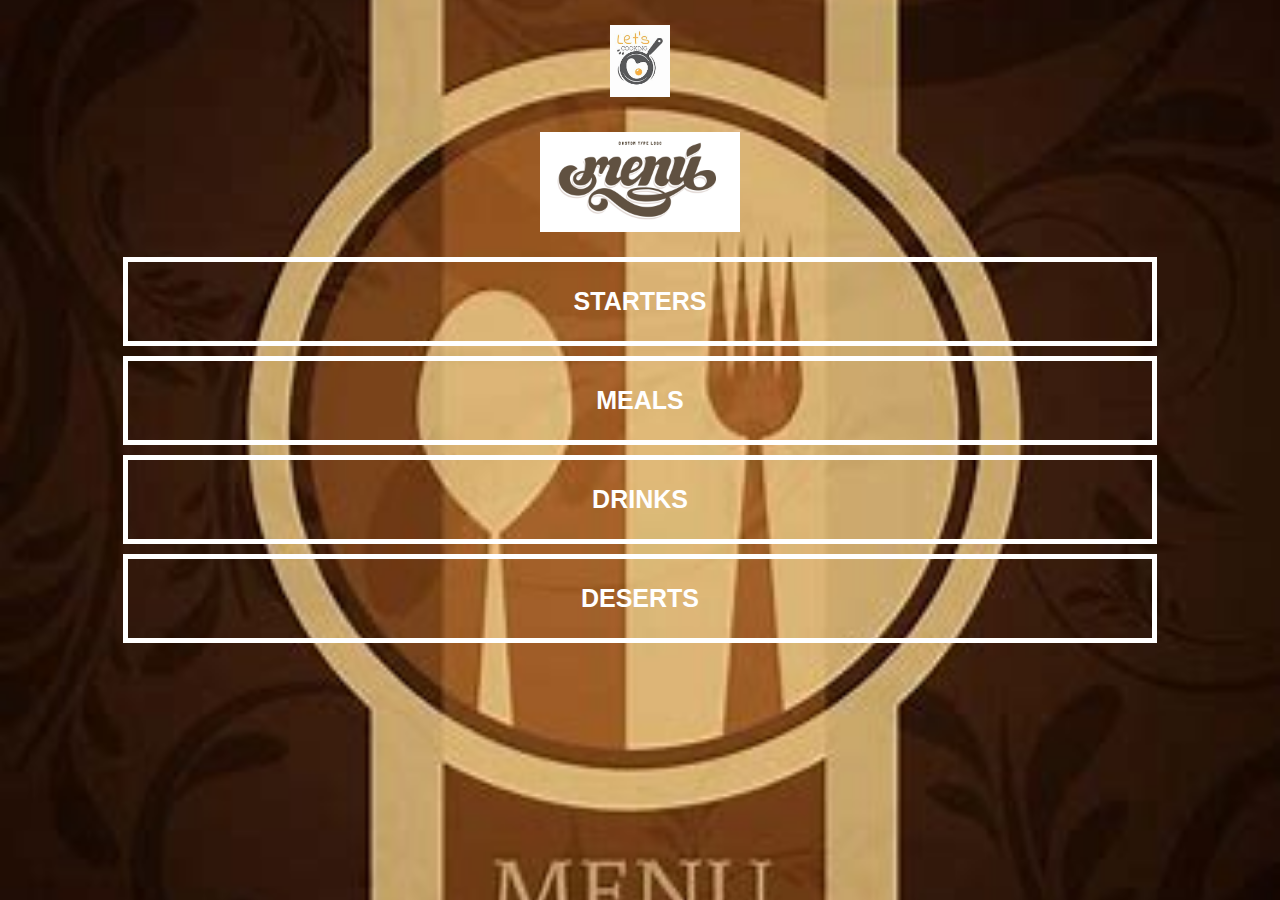
<file: index.html>
<!DOCTYPE html>
<html>
    <head>
    
    </head>
    <body>
        <!DOCTYPE html>
<html>
    <head>
        <title>My Recipe Book</title>
        <link rel="stylesheet" href="style.css">
         <link rel="stylesheet" href="fontawesome/css/all.css">
    </head>
    
    <body class="body-home">
        <div id="home">
            
            <img src="images/logo1.jpg" id="home-logo-img">
            <img src="images/logo%20text.gif" id="home-logo-text">
            <div class="home-menu">
                <a href="starters.html" class="home-menu-item">
                <p>Starters</p>
                </a>
                
                <a href="meals.html" class="home-menu-item">
                <p>Meals</p>
                </a>
                
                  <a href="drinks.html" class="home-menu-item">
                <p>Drinks</p>
                </a>
                
                  <a href="deserts.html" class="home-menu-item">
                <p>Deserts</p>
                </a>
                
                
            </div>
        </div>
    </body>
</html>
</file>
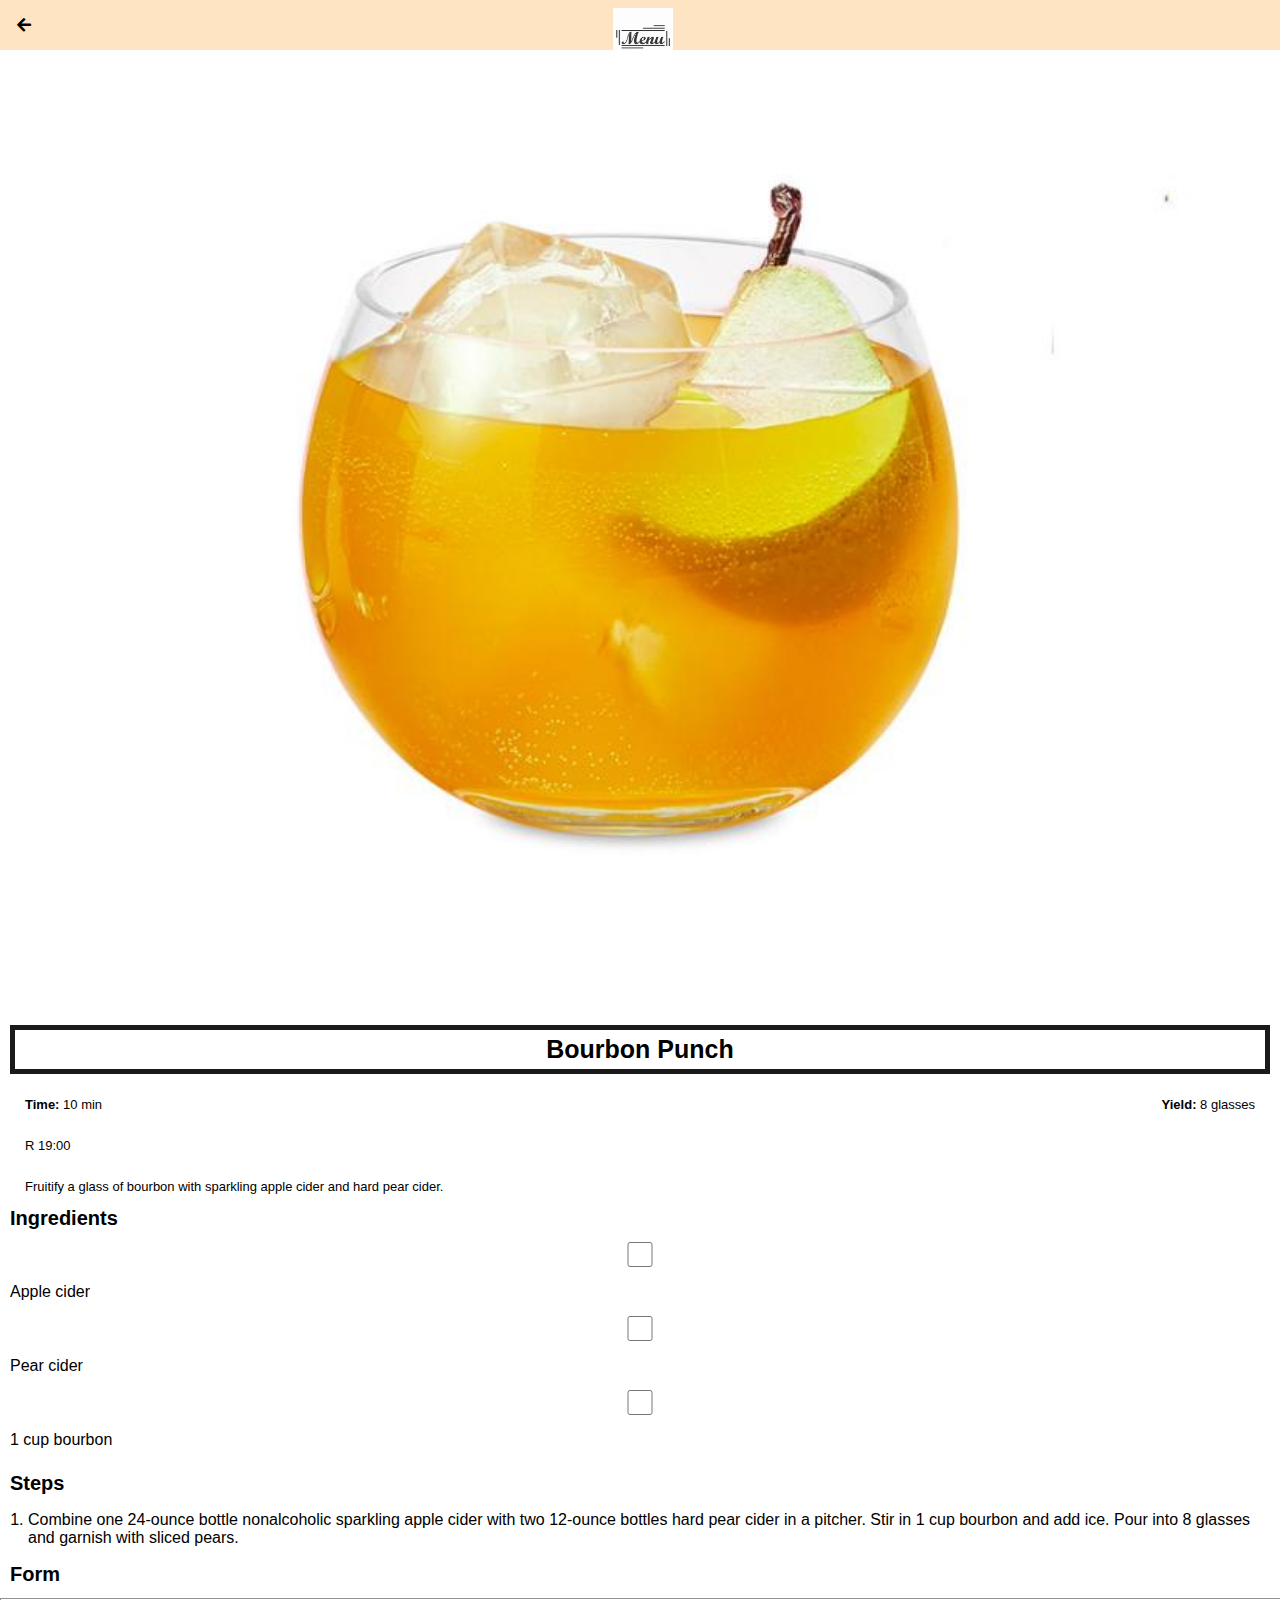
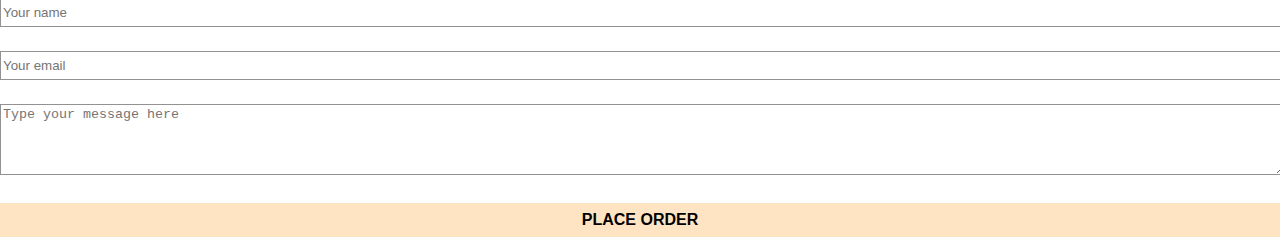
<file: bourbonpunch.html>
<!DOCTYPE html>
<html>
    <head>
        <title>Restaurant Menu | DRINKS | Bourbon Punch</title>
        <link rel="stylesheet" href="style.css">
        <link rel="stylesheet" href="fontawesome/css/all.css">
    </head>
    
    <body class="body-recipes">
        
        <div class="header">
        <a href="drinks.html">
         <i class="fas fa-arrow-left"></i>   
            </a>
            
            <img src="images/logo.jpg">
        </div>
        
        <div id="recipe">
            
            <div class="recipe-details">
               <img src="images/bourbon%20punch.jpeg">
                
                <h1>Bourbon Punch</h1>
                
                <div class="recipe-details-info">
                    <p><b>Time: </b>10 min</p>
                    <p style="float:right;"><b>Yield: </b>8 glasses</p>
                    <br/>
                    <p>R 19:00</p>
                    <br/>
                    <p>Fruitify a glass of bourbon with sparkling apple cider and hard pear cider.</p>
                </div>
                
                <div class="recipe-details-ingredients">
                    <h2>Ingredients</h2>
                    
                    <input id="check-01" type="checkbox">
                    <label for="check-01" >Apple cider</label>
                    <br>
                     <input id="check-02" type="checkbox">
                    <label for="check-02" >Pear cider</label>
                    <br>
                     <input id="check-03" type="checkbox">
                    <label for="check-03" >1 cup bourbon</label>
                    <br>
                    
                   
                </div>
                    <div class="recipe-details-steps">
                    <h2>Steps</h2>
                        
                    <ol>
                        <li>Combine one 24-ounce bottle nonalcoholic sparkling apple cider with two 12-ounce bottles hard pear cider in a pitcher. Stir in 1 cup bourbon and add ice. Pour into 8 glasses and garnish with sliced pears.</li>
                        
                       
                    </ol>
                   
                </div>
                    <h2>Form</h2>
                    <input type="text" placeholder="Your name" id="name">
               <input type="text" placeholder="Your email" id="email">
               <textarea placeholder="Type your message here"></textarea>
               <a class="button" href="message-received.html">PLACE ORDER</a> 
                
            </div>
            
     
         </div>
                
    </body>
</html>
</file>
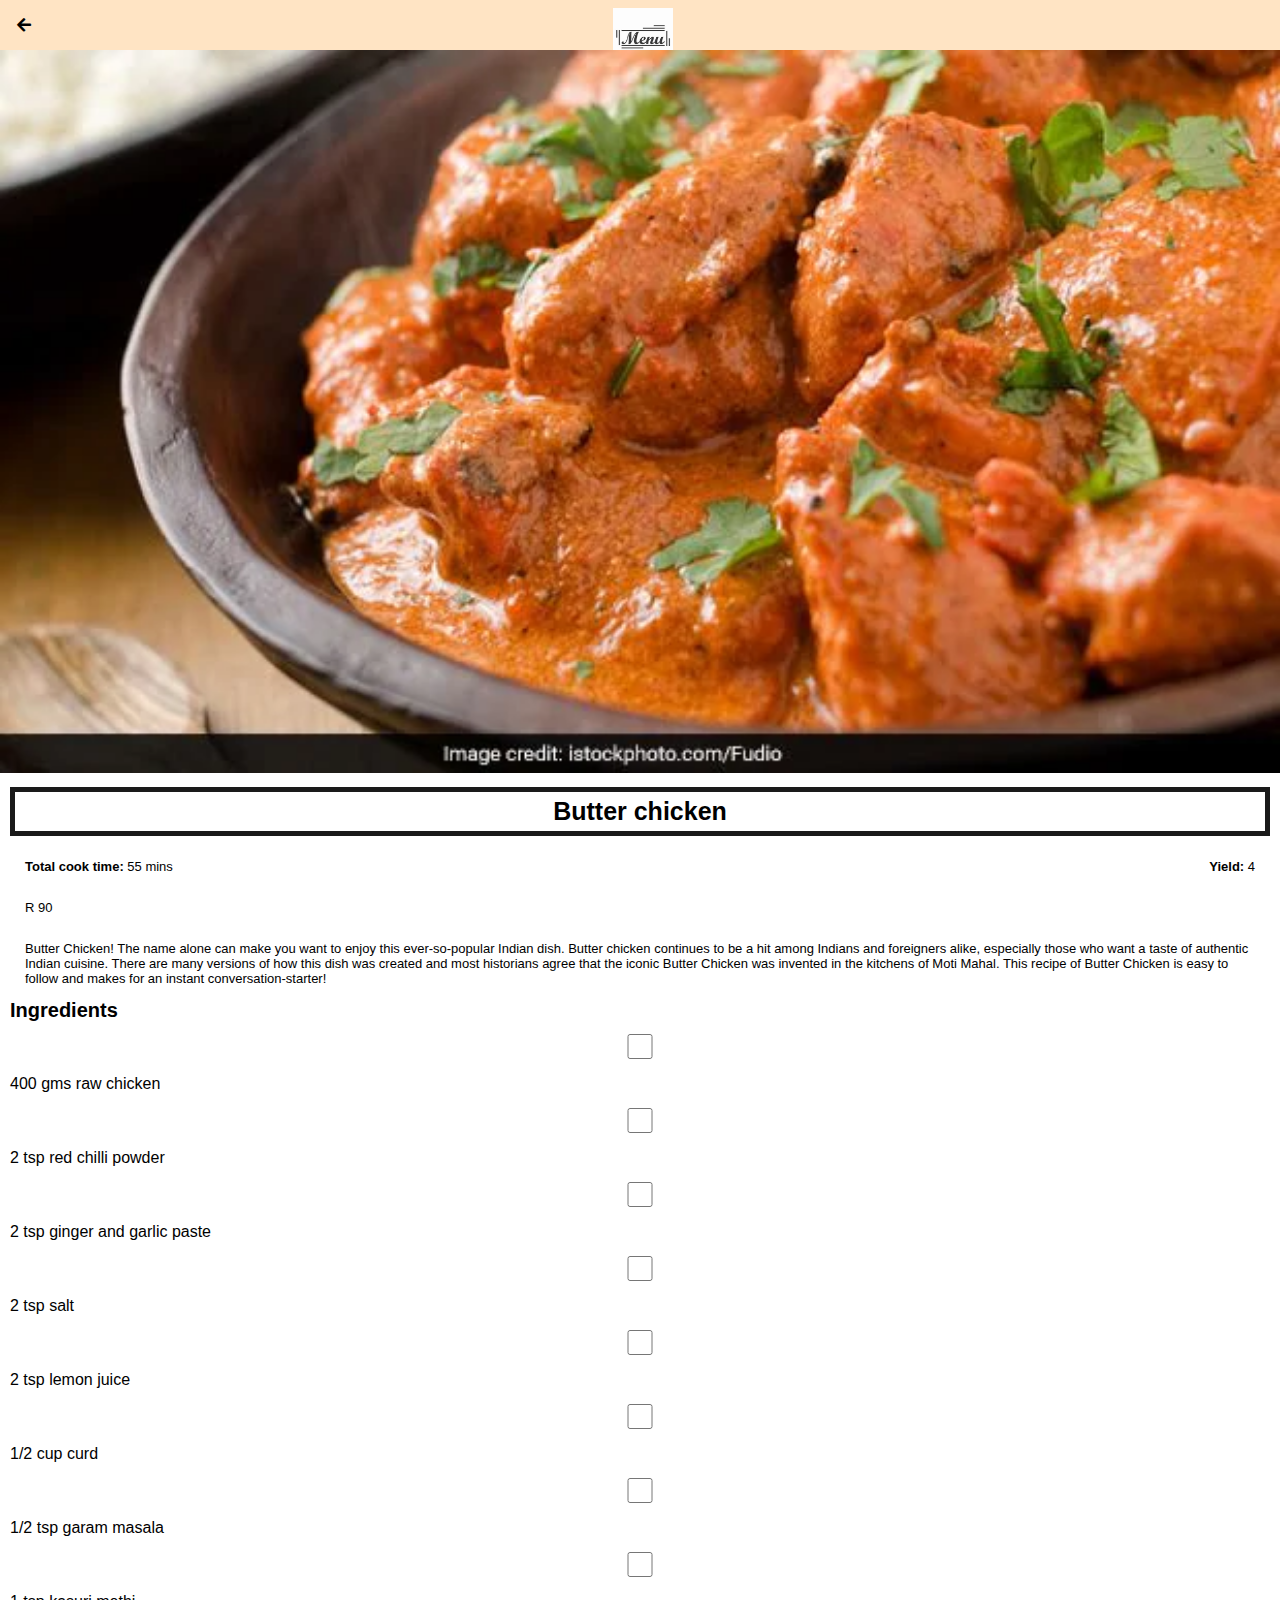
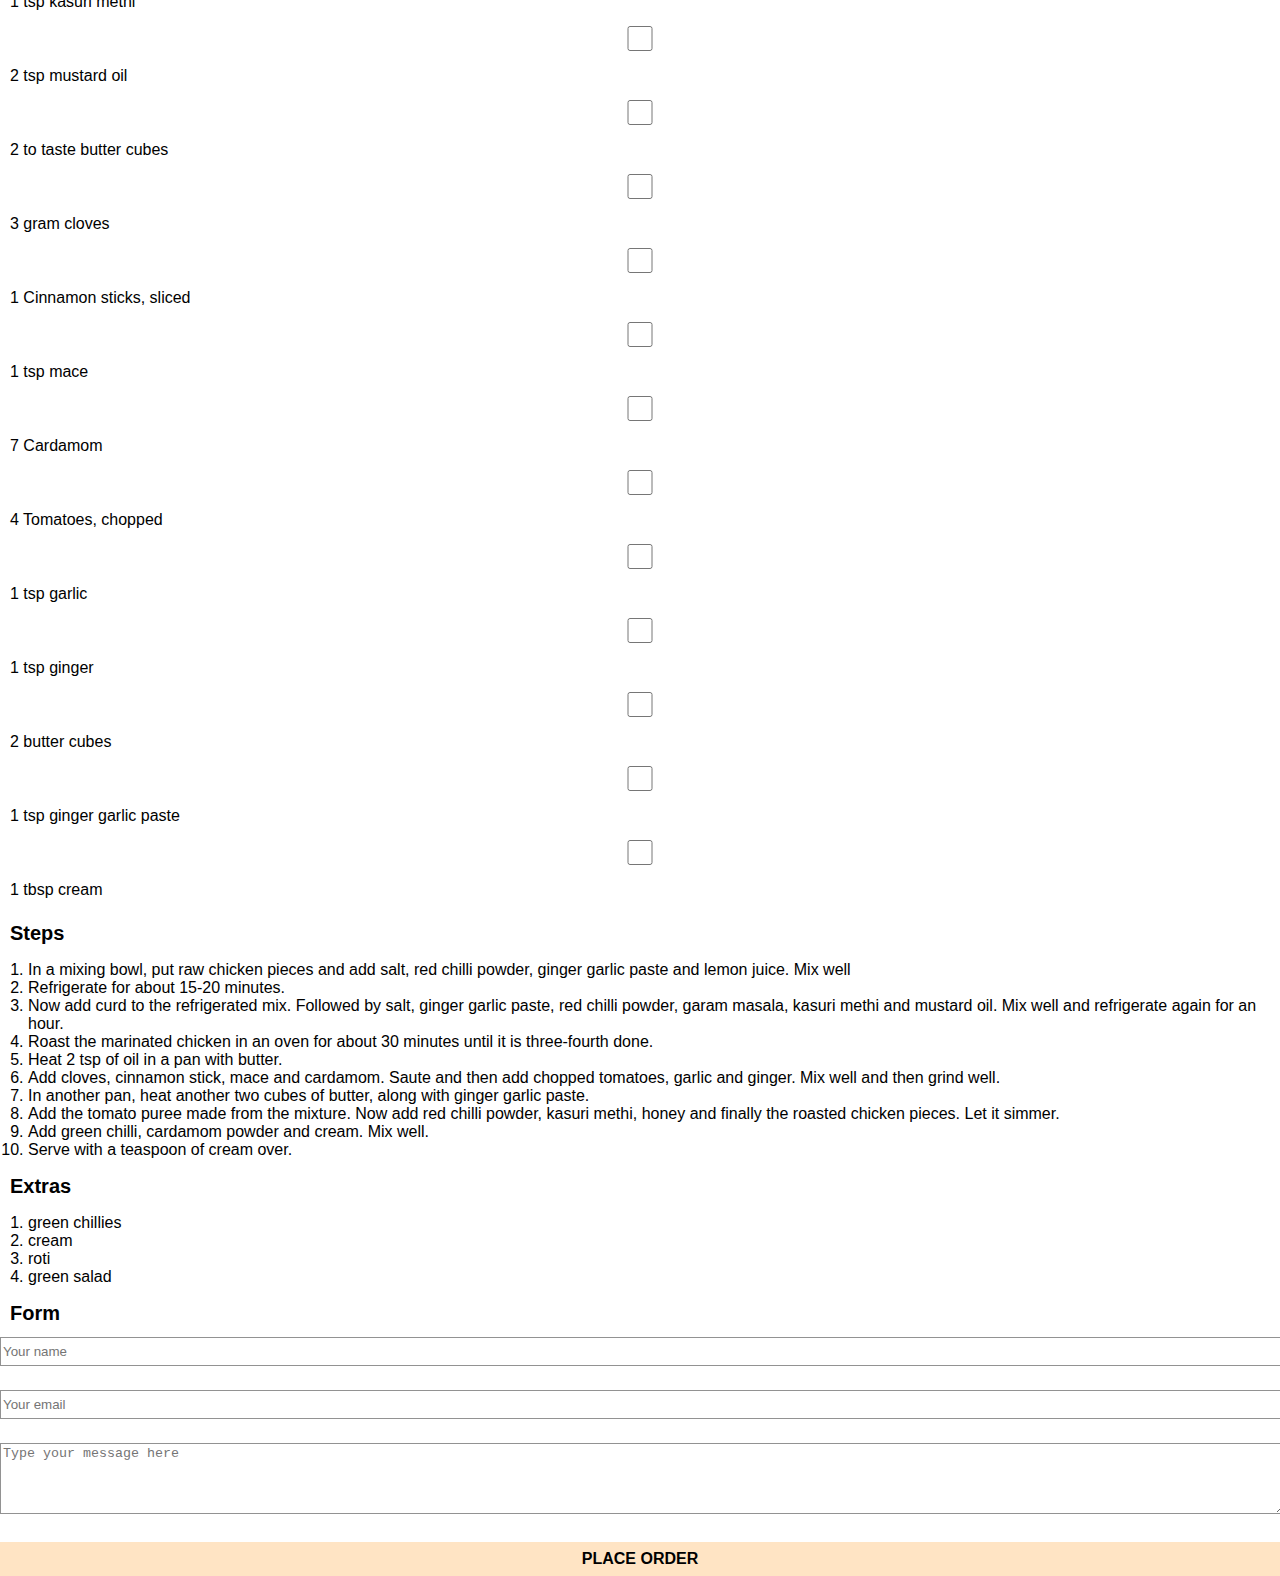
<file: butterchicken.html>
<!DOCTYPE html>
<html>
    <head>
        <title>Restaurant Menu | MEALS | Butter chicken</title>
        <link rel="stylesheet" href="style.css">
        <link rel="stylesheet" href="fontawesome/css/all.css">
    </head>
    
    <body class="body-recipes">
        
        <div class="header">
        <a href="meals.html">
         <i class="fas fa-arrow-left"></i>   
            </a>
            
            <img src="images/logo.jpg">
        </div>
        
        <div id="recipe">
            
            <div class="recipe-details">
               <img src="images/butterchicken.webp">
                
                <h1>Butter chicken</h1>
                
                <div class="recipe-details-info">
                    <p><b>Total cook time: </b>55 mins</p>
                    <p style="float:right;"><b>Yield: </b>4</p>
                    <br/>
                    <p>R 90</p>
                    <br/>
                    <p> Butter Chicken! The name alone can make you want to enjoy this ever-so-popular Indian dish. Butter chicken continues to be a hit among Indians and foreigners alike, especially those who want a taste of authentic Indian cuisine. There are many versions of how this dish was created and most historians agree that the iconic Butter Chicken was invented in the kitchens of Moti Mahal. This recipe of Butter Chicken is easy to follow and makes for an instant conversation-starter!</p>
                </div>
                
                <div class="recipe-details-ingredients">
                    <h2>Ingredients</h2>
                    
                    <input id="check-01" type="checkbox">
                    <label for="check-01" >400 gms raw chicken</label>
                    <br>
                     <input id="check-02" type="checkbox">
                    <label for="check-02" >2 tsp red chilli powder</label>
                    <br>
                     <input id="check-03" type="checkbox">
                    <label for="check-03" >2 tsp ginger and garlic paste</label>
                    <br>
                     <input id="check-04" type="checkbox">
                    <label for="check-04" >2 tsp salt</label>
                    <br>
                     <input id="check-05" type="checkbox">
                    <label for="check-05" >2 tsp lemon juice</label>
                    <br>
                    <input id="check-06" type="checkbox">
                    <label for="check-06" >1/2 cup curd</label>
                    <br>
                     <input id="check-07" type="checkbox">
                    <label for="check-07" >1/2 tsp garam masala</label>
                    <br>
                     <input id="check-08" type="checkbox">
                    <label for="check-08" >1 tsp kasuri methi</label>
                    <br>
                     <input id="check-09" type="checkbox">
                    <label for="check-09" >2 tsp mustard oil</label>
                    <br>
                     <input id="check-10" type="checkbox">
                    <label for="check-10" >2 to taste butter cubes</label>
                    <br>
                      <input id="check-11" type="checkbox">
                    <label for="check-11" >3 gram cloves</label>
                    <br>
                     <input id="check-12" type="checkbox">
                    <label for="check-12" >1 Cinnamon sticks, sliced</label>
                    <br>
                     <input id="check-13" type="checkbox">
                    <label for="check-13" >1 tsp mace</label>
                    <br>
                     <input id="check-14" type="checkbox">
                    <label for="check-14" >7 Cardamom</label>
                    <br>
                     <input id="check-15" type="checkbox">
                    <label for="check-15" >4 Tomatoes, chopped</label>
                    <br>
                    <input id="check-16" type="checkbox">
                    <label for="check-16" >1 tsp garlic</label>
                    <br>
                     <input id="check-17" type="checkbox">
                    <label for="check-17" >1 tsp ginger</label>
                    <br>
                     <input id="check-18" type="checkbox">
                    <label for="check-18" >2 butter cubes</label>
                    <br>
                     <input id="check-19" type="checkbox">
                    <label for="check-19" >1 tsp ginger garlic paste</label>
                    <br>
                     <input id="check-20" type="checkbox">
                    <label for="check-20" >1 tbsp cream</label>
                </div>
                
                <div class="recipe-details-steps">
                    <h2>Steps</h2>
                    
                    <ol>
                        <li>In a mixing bowl, put raw chicken pieces and add salt, red chilli powder, ginger garlic paste and lemon juice. Mix well</li>
                        <li>Refrigerate for about 15-20 minutes.</li>
                        <li>Now add curd to the refrigerated mix. Followed by salt, ginger garlic paste, red chilli powder, garam masala, kasuri methi and mustard oil. Mix well and refrigerate again for an hour.</li>
                        <li>Roast the marinated chicken in an oven for about 30 minutes until it is three-fourth done.</li>
                        <li>Heat 2 tsp of oil in a pan with butter.</li>
                        <li>Add cloves, cinnamon stick, mace and cardamom. Saute and then add chopped tomatoes, garlic and ginger. Mix well and then grind well.</li>
                        <li>In another pan, heat another two cubes of butter, along with ginger garlic paste.</li>
                        <li>Add the tomato puree made from the mixture. Now add red chilli powder, kasuri methi, honey and finally the roasted chicken pieces. Let it simmer.</li>
                        <li>Add green chilli, cardamom powder and cream. Mix well.</li>
                        <li>Serve with a teaspoon of cream over.</li>
                        
                    </ol>
                    <h2>Extras</h2>
                    <ol>
                        <li>green chillies</li>
                        <li>cream</li>
                        <li>roti</li>
                        <li>green salad</li>
                    </ol>
                </div>
                    <h2>Form</h2>
                    <input type="text" placeholder="Your name" id="name">
               <input type="text" placeholder="Your email" id="email">
               <textarea placeholder="Type your message here"></textarea>
               <a class="button" href="message-received.html">PLACE ORDER</a> 
                
            </div>
            
     
         </div>
                
    </body>
</html>
</file>
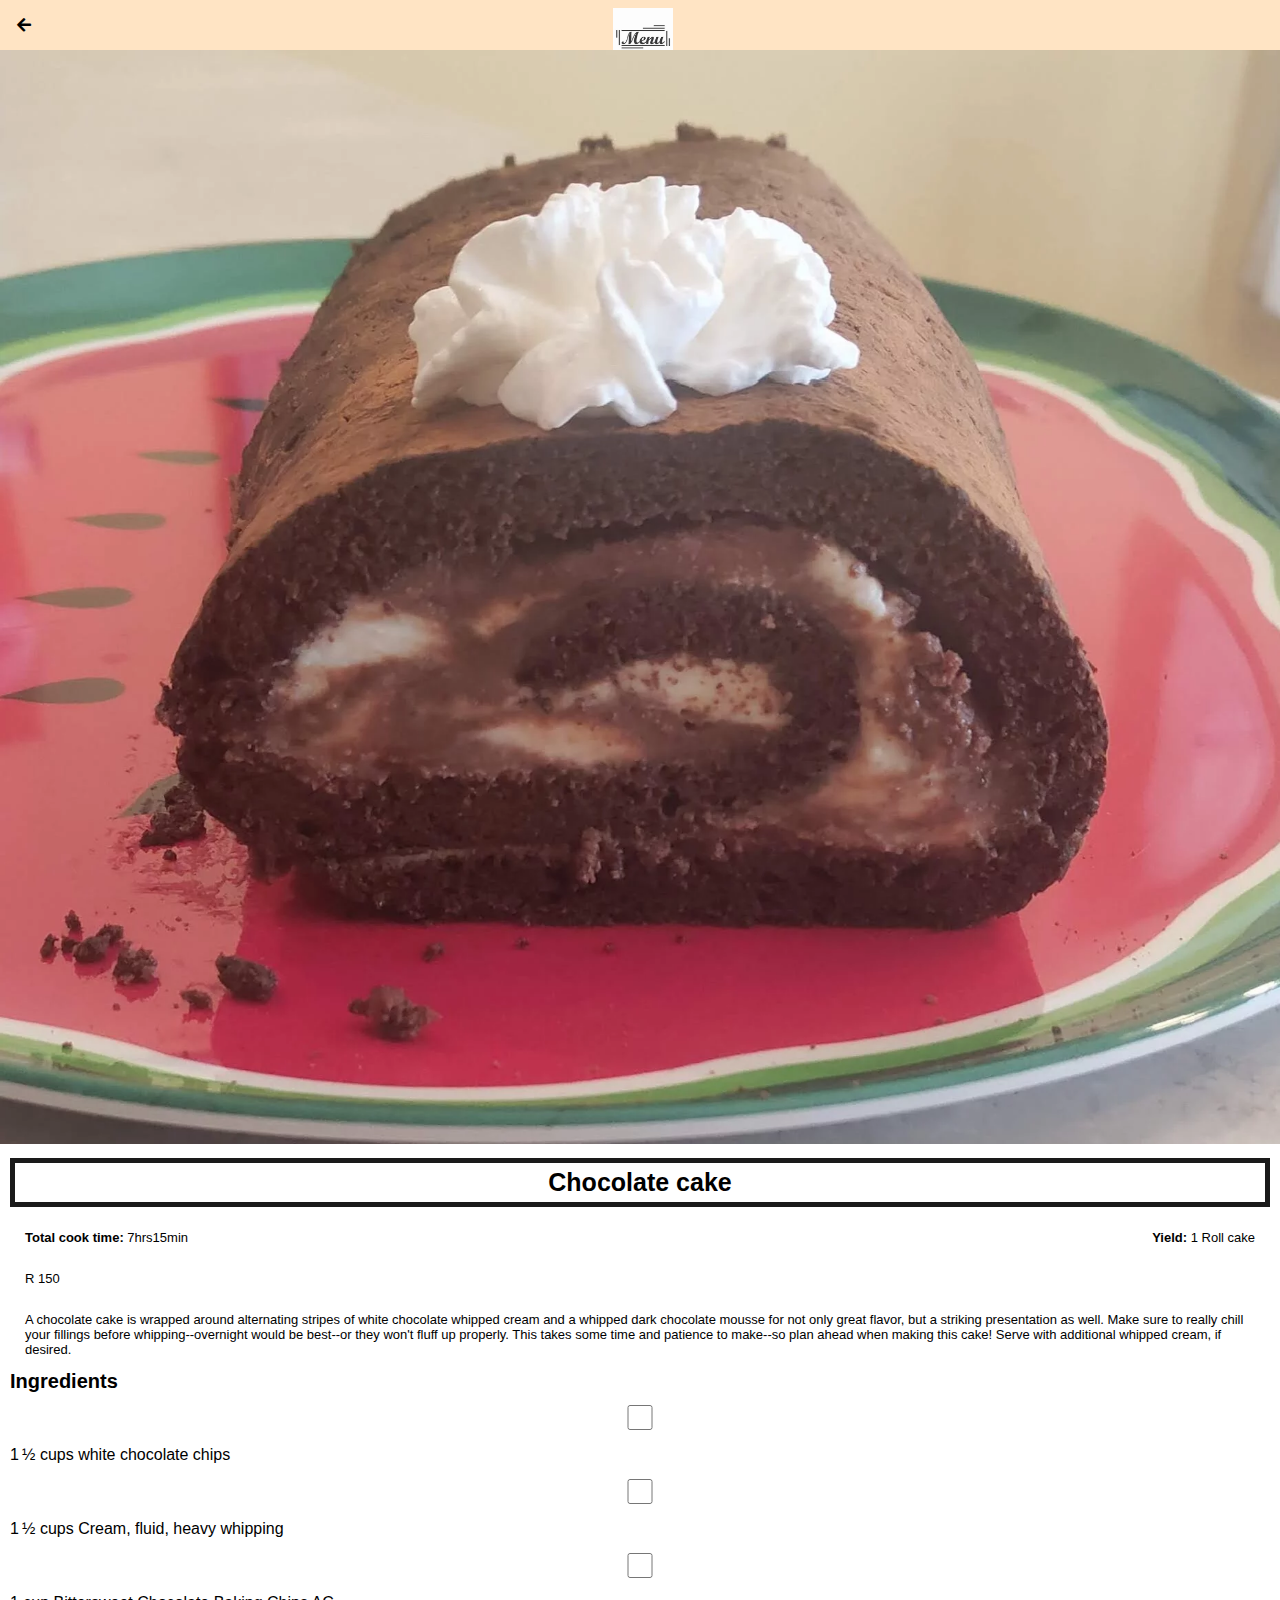
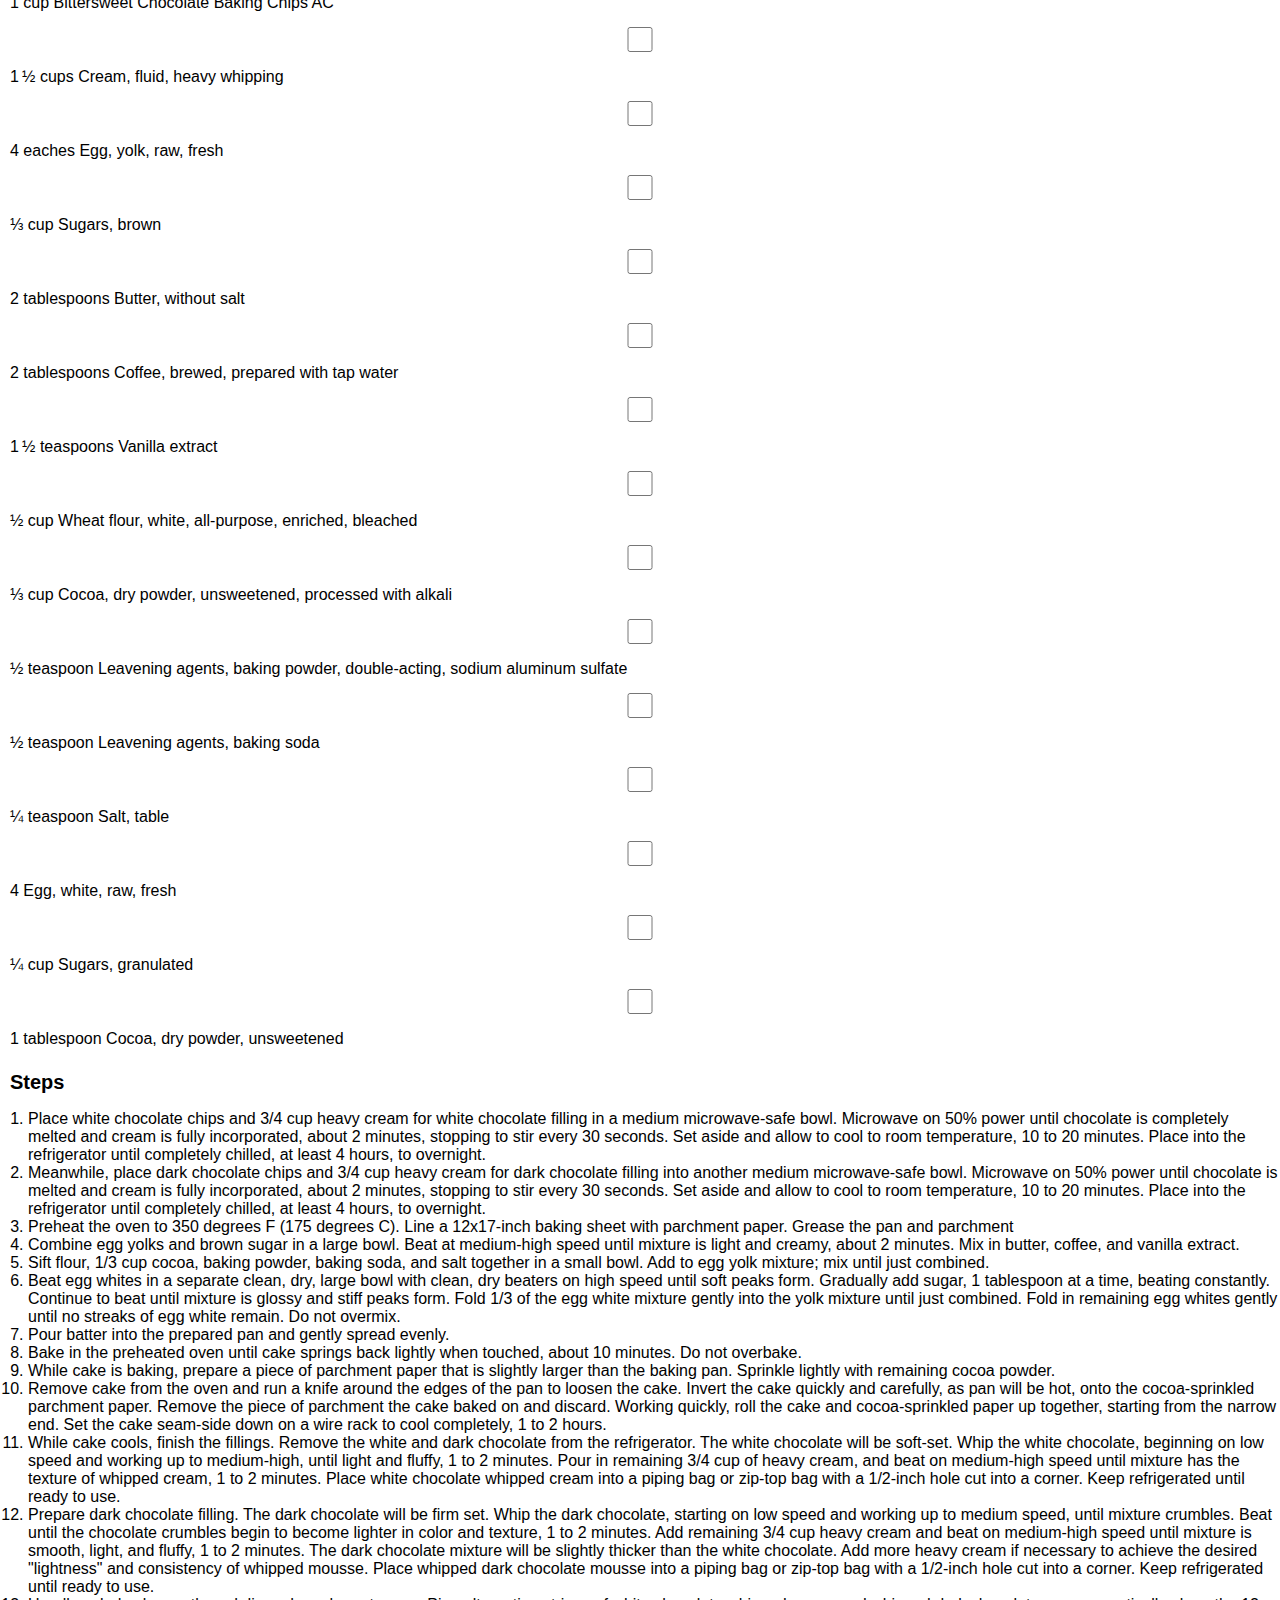
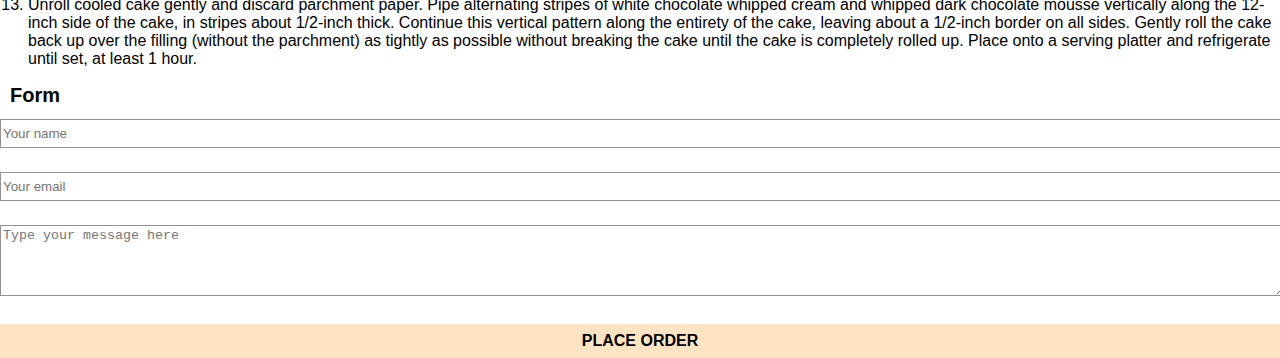
<file: chocolatecake.html>
<!DOCTYPE html>
<html>
    <head>
        <title>Restaurant Menu | DESERTS | Chocolate cake</title>
        <link rel="stylesheet" href="style.css">
        <link rel="stylesheet" href="fontawesome/css/all.css">
    </head>
    
    <body class="body-recipes">
        
        <div class="header">
        <a href="deserts.html">
         <i class="fas fa-arrow-left"></i>   
            </a>
            
            <img src="images/logo.jpg">
        </div>
        
        <div id="recipe">
            
            <div class="recipe-details">
               <img src="images/chocolate%20cake.webp">
                
                <h1>Chocolate cake</h1>
                
                <div class="recipe-details-info">
                    <p><b>Total cook time: </b>7hrs15min</p>
                    <p style="float:right;"><b>Yield: </b>1 Roll cake</p>
                    <br/>
                    <p>R 150</p>
                    <br/>
                    <p>A chocolate cake is wrapped around alternating stripes of white chocolate whipped cream and a whipped dark chocolate mousse for not only great flavor, but a striking presentation as well. Make sure to really chill your fillings before whipping--overnight would be best--or they won't fluff up properly. This takes some time and patience to make--so plan ahead when making this cake! Serve with additional whipped cream, if desired.</p>
                </div>
                
                <div class="recipe-details-ingredients">
                    <h2>Ingredients</h2>
                    
                    <input id="check-01" type="checkbox">
                    <label for="check-01" >1 ½ cups white chocolate chips</label>
                    <br>
                     <input id="check-02" type="checkbox">
                    <label for="check-02" >1 ½ cups Cream, fluid, heavy whipping</label>
                    <br>
                     <input id="check-03" type="checkbox">
                    <label for="check-03" >1 cup Bittersweet Chocolate Baking Chips AC</label>
                    <br>
                     <input id="check-04" type="checkbox">
                    <label for="check-04" >1 ½ cups Cream, fluid, heavy whipping</label>
                    <br>
                     <input id="check-05" type="checkbox">
                    <label for="check-05" >4 eaches Egg, yolk, raw, fresh</label>
                    <br>
                    <input id="check-06" type="checkbox">
                    <label for="check-06" >⅓ cup Sugars, brown</label>
                    <br>
                     <input id="check-07" type="checkbox">
                    <label for="check-07" >2 tablespoons Butter, without salt</label>
                    <br>
                     <input id="check-08" type="checkbox">
                    <label for="check-08" >2 tablespoons Coffee, brewed, prepared with tap water</label>
                    <br>
                     <input id="check-09" type="checkbox">
                    <label for="check-09" >1 ½ teaspoons Vanilla extract</label>
                    <br>
                     <input id="check-10" type="checkbox">
                    <label for="check-10" >½ cup Wheat flour, white, all-purpose, enriched, bleached</label>
                    <br>
                      <input id="check-11" type="checkbox">
                    <label for="check-11" >⅓ cup Cocoa, dry powder, unsweetened, processed with alkali</label>
                    <br>
                     <input id="check-12" type="checkbox">
                    <label for="check-12" >½ teaspoon Leavening agents, baking powder, double-acting, sodium aluminum sulfate</label>
                    <br>
                     <input id="check-13" type="checkbox">
                    <label for="check-13" >½ teaspoon Leavening agents, baking soda</label>
                    <br>
                     <input id="check-14" type="checkbox">
                    <label for="check-14" >¼ teaspoon Salt, table</label>
                    <br>
                     <input id="check-15" type="checkbox">
                    <label for="check-15" >4 Egg, white, raw, fresh</label>
                    <br>
                    <input id="check-16" type="checkbox">
                    <label for="check-16" >¼ cup Sugars, granulated</label>
                    <br>
                     <input id="check-17" type="checkbox">
                    <label for="check-17" >1 tablespoon Cocoa, dry powder, unsweetened</label>
                    
                </div>
                
                <div class="recipe-details-steps">
                    <h2>Steps</h2>
                    
                    <ol>
                        <li>Place white chocolate chips and 3/4 cup heavy cream for white chocolate filling in a medium microwave-safe bowl. Microwave on 50% power until chocolate is completely melted and cream is fully incorporated, about 2 minutes, stopping to stir every 30 seconds. Set aside and allow to cool to room temperature, 10 to 20 minutes. Place into the refrigerator until completely chilled, at least 4 hours, to overnight.</li>
                        <li>Meanwhile, place dark chocolate chips and 3/4 cup heavy cream for dark chocolate filling into another medium microwave-safe bowl. Microwave on 50% power until chocolate is melted and cream is fully incorporated, about 2 minutes, stopping to stir every 30 seconds. Set aside and allow to cool to room temperature, 10 to 20 minutes. Place into the refrigerator until completely chilled, at least 4 hours, to overnight.</li>
                        <li>Preheat the oven to 350 degrees F (175 degrees C). Line a 12x17-inch baking sheet with parchment paper. Grease the pan and parchment</li>
                        <li>Combine egg yolks and brown sugar in a large bowl. Beat at medium-high speed until mixture is light and creamy, about 2 minutes. Mix in butter, coffee, and vanilla extract.</li>
                        <li>Sift flour, 1/3 cup cocoa, baking powder, baking soda, and salt together in a small bowl. Add to egg yolk mixture; mix until just combined.</li>
                        <li>Beat egg whites in a separate clean, dry, large bowl with clean, dry beaters on high speed until soft peaks form. Gradually add sugar, 1 tablespoon at a time, beating constantly. Continue to beat until mixture is glossy and stiff peaks form. Fold 1/3 of the egg white mixture gently into the yolk mixture until just combined. Fold in remaining egg whites gently until no streaks of egg white remain. Do not overmix.</li>
                        <li>Pour batter into the prepared pan and gently spread evenly.</li>
                        <li>Bake in the preheated oven until cake springs back lightly when touched, about 10 minutes. Do not overbake.</li>
                        <li>While cake is baking, prepare a piece of parchment paper that is slightly larger than the baking pan. Sprinkle lightly with remaining cocoa powder.</li>
                        <li>Remove cake from the oven and run a knife around the edges of the pan to loosen the cake. Invert the cake quickly and carefully, as pan will be hot, onto the cocoa-sprinkled parchment paper. Remove the piece of parchment the cake baked on and discard. Working quickly, roll the cake and cocoa-sprinkled paper up together, starting from the narrow end. Set the cake seam-side down on a wire rack to cool completely, 1 to 2 hours.</li>
                        <li>While cake cools, finish the fillings. Remove the white and dark chocolate from the refrigerator. The white chocolate will be soft-set. Whip the white chocolate, beginning on low speed and working up to medium-high, until light and fluffy, 1 to 2 minutes. Pour in remaining 3/4 cup of heavy cream, and beat on medium-high speed until mixture has the texture of whipped cream, 1 to 2 minutes. Place white chocolate whipped cream into a piping bag or zip-top bag with a 1/2-inch hole cut into a corner. Keep refrigerated until ready to use.</li>
                        <li>Prepare dark chocolate filling. The dark chocolate will be firm set. Whip the dark chocolate, starting on low speed and working up to medium speed, until mixture crumbles. Beat until the chocolate crumbles begin to become lighter in color and texture, 1 to 2 minutes. Add remaining 3/4 cup heavy cream and beat on medium-high speed until mixture is smooth, light, and fluffy, 1 to 2 minutes. The dark chocolate mixture will be slightly thicker than the white chocolate. Add more heavy cream if necessary to achieve the desired "lightness" and consistency of whipped mousse. Place whipped dark chocolate mousse into a piping bag or zip-top bag with a 1/2-inch hole cut into a corner. Keep refrigerated until ready to use.</li>
                        <li>Unroll cooled cake gently and discard parchment paper. Pipe alternating stripes of white chocolate whipped cream and whipped dark chocolate mousse vertically along the 12-inch side of the cake, in stripes about 1/2-inch thick. Continue this vertical pattern along the entirety of the cake, leaving about a 1/2-inch border on all sides. Gently roll the cake back up over the filling (without the parchment) as tightly as possible without breaking the cake until the cake is completely rolled up. Place onto a serving platter and refrigerate until set, at least 1 hour.</li>
                    </ol>
                    
                   
                </div>
                    <h2>Form</h2>
                    <input type="text" placeholder="Your name" id="name">
               <input type="text" placeholder="Your email" id="email">
               <textarea placeholder="Type your message here"></textarea>
               <a class="button" href="message-received.html">PLACE ORDER</a> 
                
            </div>
            
     
         </div>
                
    </body>
</html>
</file>
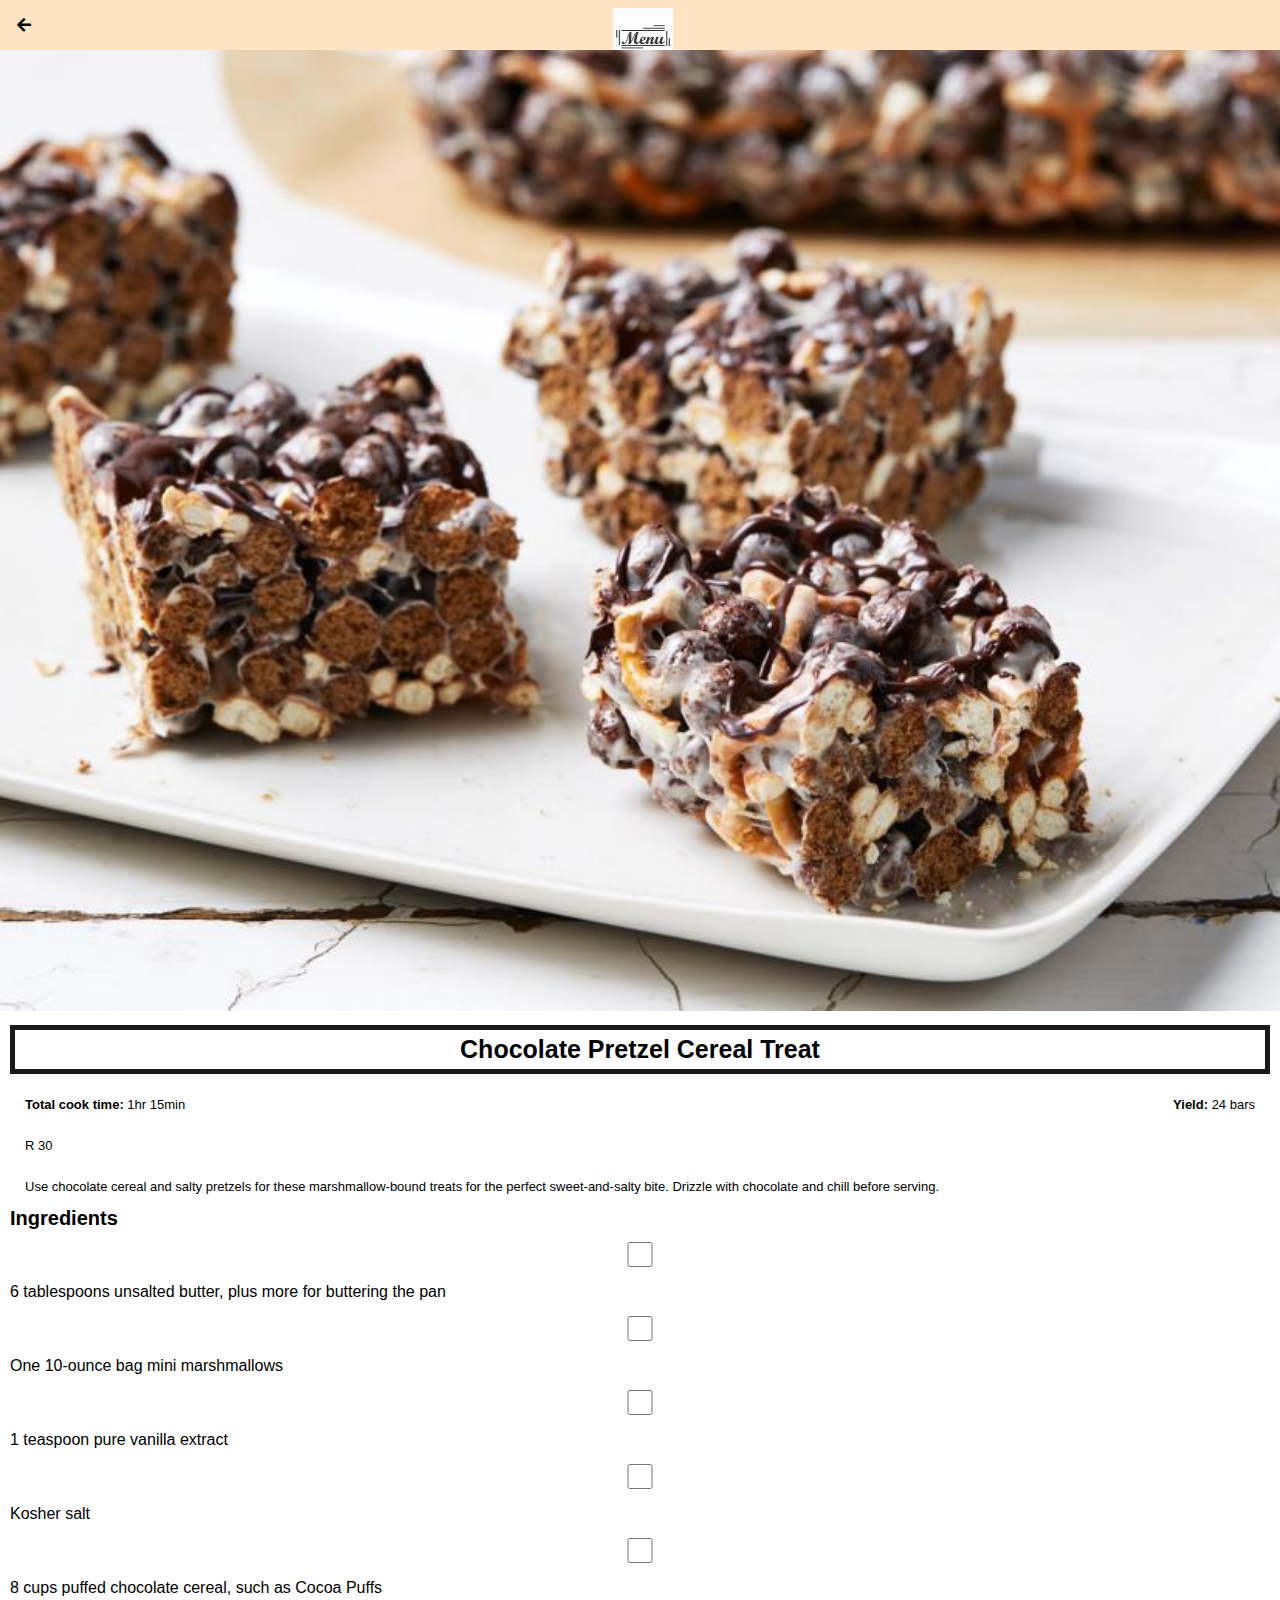
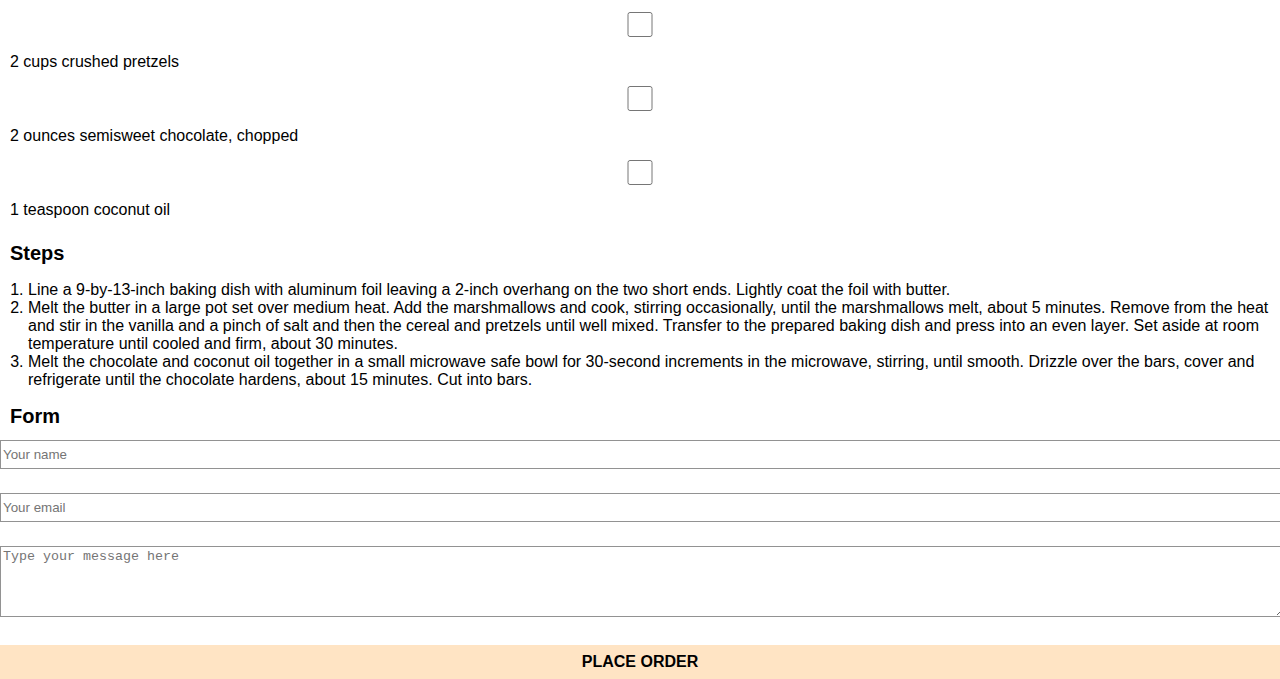
<file: chocolatepretzel.html>
<!DOCTYPE html>
<html>
    <head>
        <title>Restaurant Menu | DESERTS | Chocolate Pretzel Cereal Cake</title>
        <link rel="stylesheet" href="style.css">
        <link rel="stylesheet" href="fontawesome/css/all.css">
    </head>
    
    <body class="body-recipes">
        
        <div class="header">
        <a href="deserts.html">
         <i class="fas fa-arrow-left"></i>   
            </a>
            
            <img src="images/logo.jpg">
        </div>
        
        <div id="recipe">
            
            <div class="recipe-details">
               <img src="images/choc%20pretzel.jpeg">
                
                <h1>Chocolate Pretzel Cereal Treat</h1>
                
                <div class="recipe-details-info">
                    <p><b>Total cook time: </b>1hr 15min</p>
                    <p style="float:right;"><b>Yield: </b>24 bars</p>
                    <br/>
                    <p>R 30</p>
                    <br/>
                    <p>Use chocolate cereal and salty pretzels for these marshmallow-bound treats for the perfect sweet-and-salty bite. Drizzle with chocolate and chill before serving.</p>
                </div>
                
                <div class="recipe-details-ingredients">
                    <h2>Ingredients</h2>
                    
                    <input id="check-01" type="checkbox">
                    <label for="check-01" >6 tablespoons unsalted butter, plus more for buttering the pan</label>
                    <br>
                     <input id="check-02" type="checkbox">
                    <label for="check-02" >One 10-ounce bag mini marshmallows</label>
                    <br>
                     <input id="check-03" type="checkbox">
                    <label for="check-03" >1 teaspoon pure vanilla extract</label>
                    <br>
                     <input id="check-04" type="checkbox">
                    <label for="check-04" >Kosher salt</label>
                    <br>
                     <input id="check-05" type="checkbox">
                    <label for="check-05" >8 cups puffed chocolate cereal, such as Cocoa Puffs</label>
                    <br>
                    <input id="check-06" type="checkbox">
                    <label for="check-06" >2 cups crushed pretzels</label>
                    <br>
                     <input id="check-07" type="checkbox">
                    <label for="check-07" >2 ounces semisweet chocolate, chopped</label>
                    <br>
                     <input id="check-08" type="checkbox">
                    <label for="check-08" >1 teaspoon coconut oil</label>
                    
                    
                </div>
                
                <div class="recipe-details-steps">
                    <h2>Steps</h2>
                    
                    <ol>
                        <li>Line a 9-by-13-inch baking dish with aluminum foil leaving a 2-inch overhang on the two short ends. Lightly coat the foil with butter.</li>
                        <li>Melt the butter in a large pot set over medium heat. Add the marshmallows and cook, stirring occasionally, until the marshmallows melt, about 5 minutes. Remove from the heat and stir in the vanilla and a pinch of salt and then the cereal and pretzels until well mixed. Transfer to the prepared baking dish and press into an even layer. Set aside at room temperature until cooled and firm, about 30 minutes.</li>
                        <li>Melt the chocolate and coconut oil together in a small microwave safe bowl for 30-second increments in the microwave, stirring, until smooth. Drizzle over the bars, cover and refrigerate until the chocolate hardens, about 15 minutes. Cut into bars.</li>
                    </ol>
                </div>
                    <h2>Form</h2>
                    <input type="text" placeholder="Your name" id="name">
               <input type="text" placeholder="Your email" id="email">
               <textarea placeholder="Type your message here"></textarea>
               <a class="button" href="message-received.html">PLACE ORDER</a> 
                
            </div>
            
     
         </div>
                
    </body>
</html>
</file>
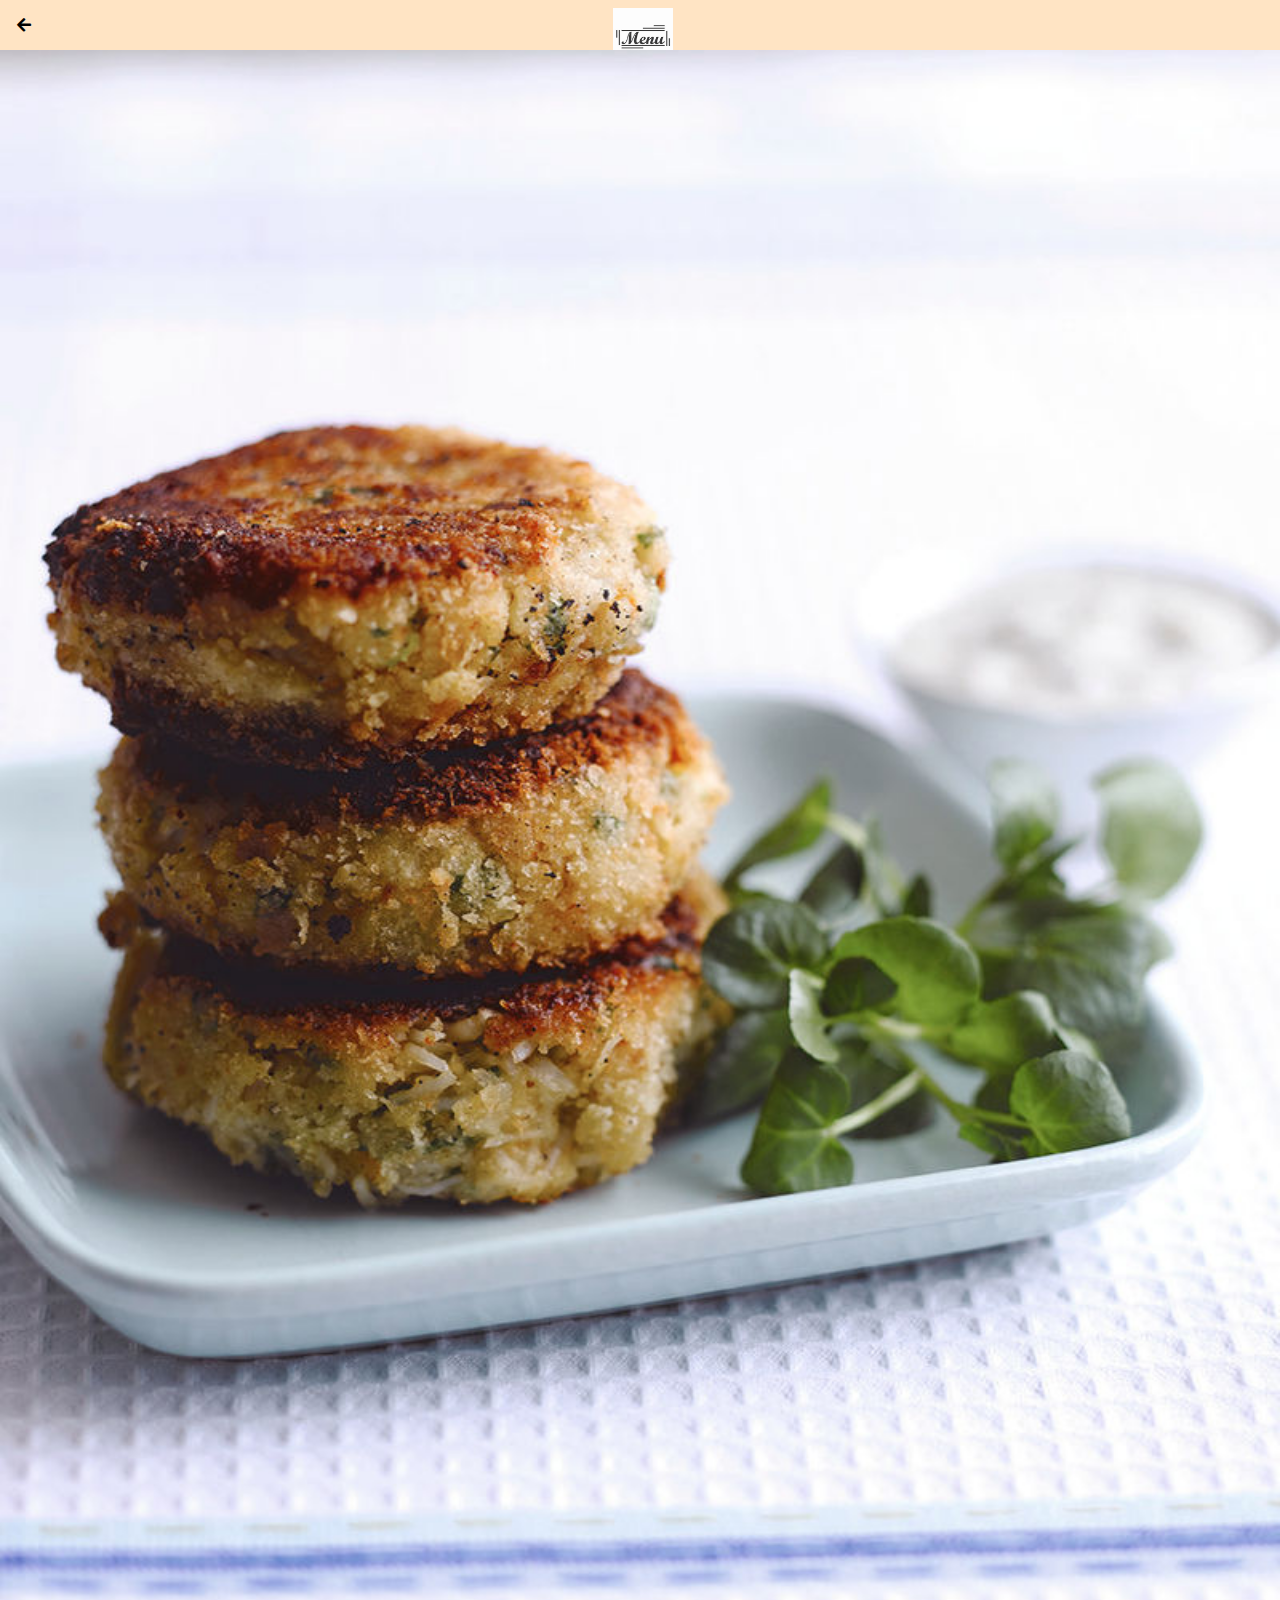
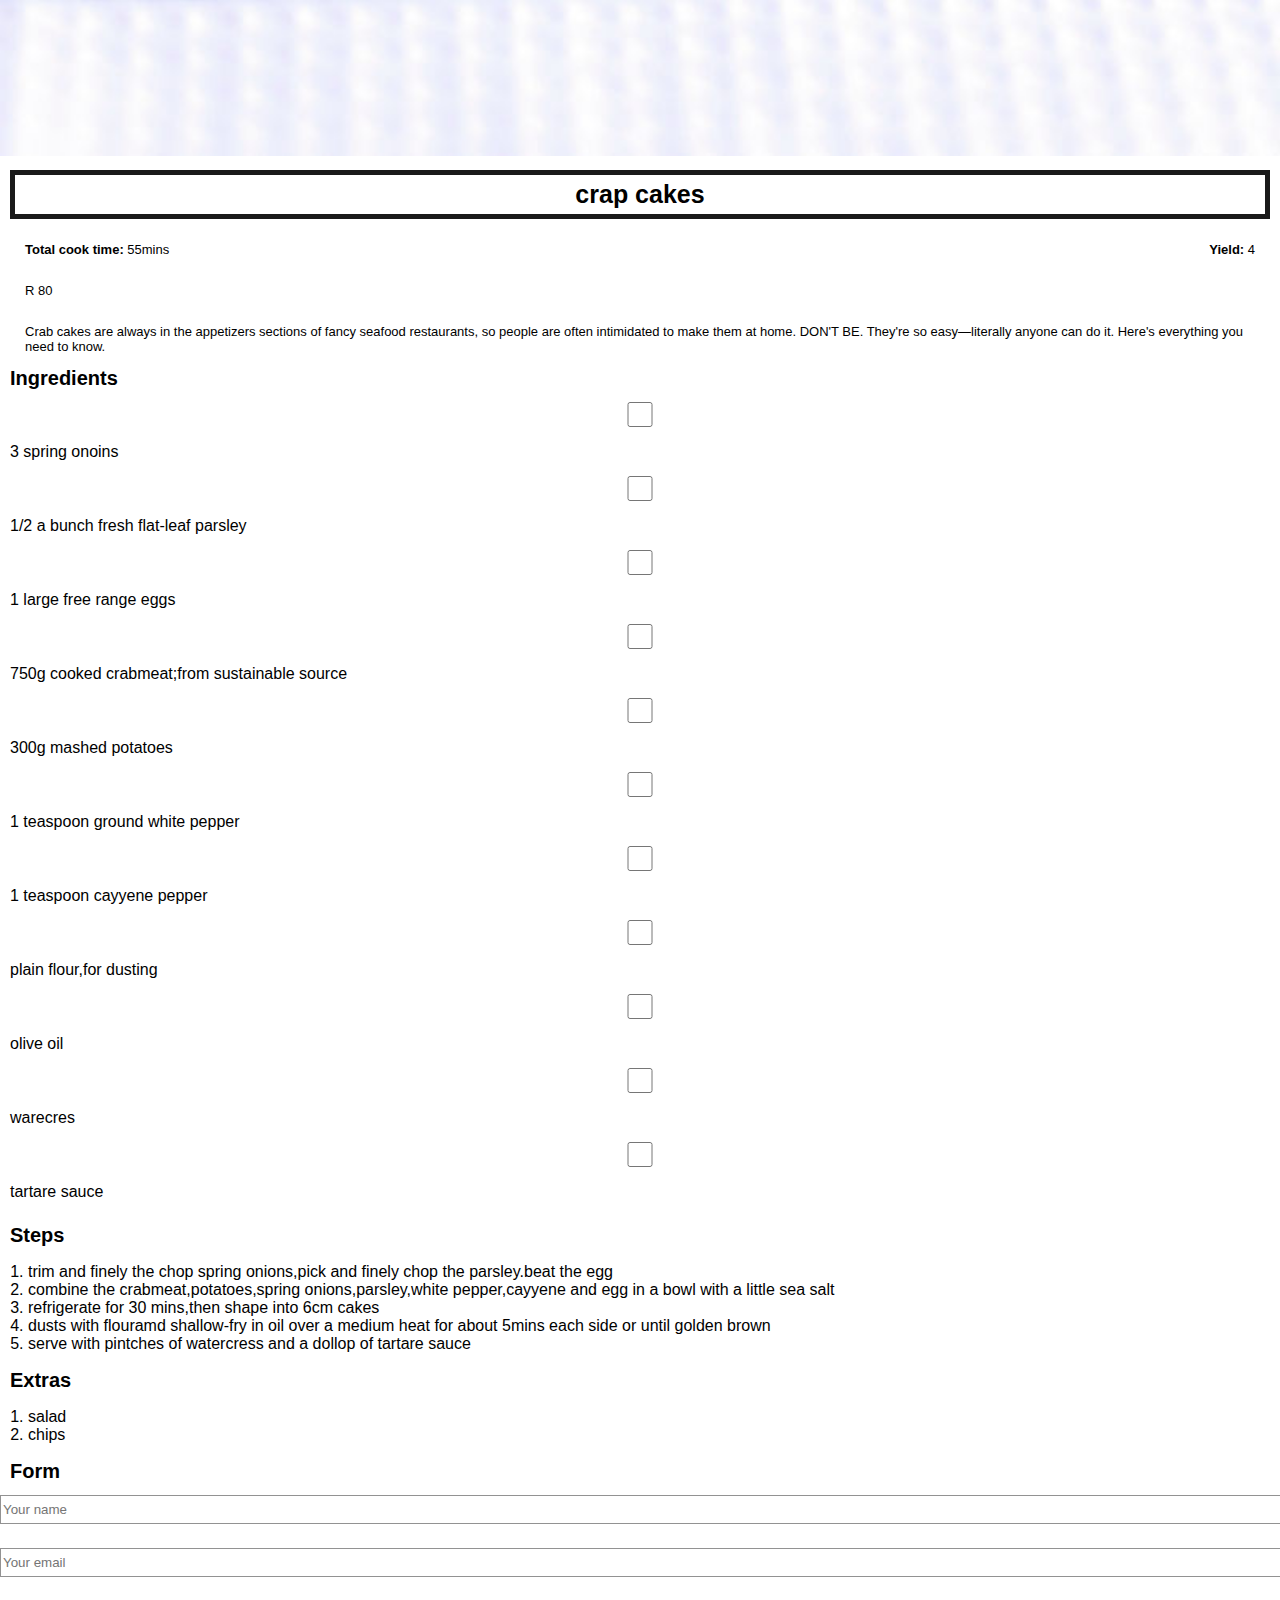
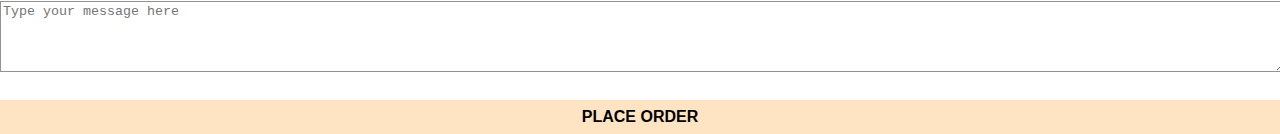
<file: crab cakes.html>
<!DOCTYPE html>
<html>
    <head>
        <title>Restaurant Menu | STARTERS | crap cakes</title>
        <link rel="stylesheet" href="style.css">
        <link rel="stylesheet" href="fontawesome/css/all.css">
    </head>
    
    <body class="body-recipes">
        
        <div class="header">
        <a href="starters.html">
         <i class="fas fa-arrow-left"></i>   
            </a>
            
            <img src="images/logo.jpg">
        </div>
        
        <div id="recipe">
            
            <div class="recipe-details">
               <img src="images/crabcake.jpg">
                
                <h1>crap cakes</h1>
                
                <div class="recipe-details-info">
                    <p><b>Total cook time: </b>55mins</p>
                    <p style="float:right;"><b>Yield: </b>4</p>
                    <br/>
                    <p>R 80</p>
                    <br/>
                    <p>Crab cakes are always in the appetizers sections of fancy seafood restaurants, so people are often intimidated to make them at home. DON'T BE. They're so easy—literally anyone can do it. Here's everything you need to know. </p>
                </div>
                
                <div class="recipe-details-ingredients">
                    <h2>Ingredients</h2>
                    
                    <input id="check-01" type="checkbox">
                    <label for="check-01" >3 spring onoins</label>
                    <br>
                     <input id="check-02" type="checkbox">
                    <label for="check-02" >1/2 a bunch fresh flat-leaf parsley</label>
                    <br>
                     <input id="check-03" type="checkbox">
                    <label for="check-03" >1 large free range eggs</label>
                    <br>
                     <input id="check-04" type="checkbox">
                    <label for="check-04" >750g cooked crabmeat;from sustainable source</label>
                    <br>
                     <input id="check-05" type="checkbox">
                    <label for="check-05" >300g mashed potatoes</label>
                    <br>
                    <input id="check-06" type="checkbox">
                    <label for="check-06" >1 teaspoon ground white pepper</label>
                    <br>
                     <input id="check-07" type="checkbox">
                    <label for="check-07" >1 teaspoon cayyene pepper</label>
                    <br>
                     <input id="check-08" type="checkbox">
                    <label for="check-08" >plain flour,for dusting</label>
                    <br>
                     <input id="check-09" type="checkbox">
                    <label for="check-09" >olive oil</label>
                    <br>
                     <input id="check-10" type="checkbox">
                    <label for="check-10" >warecres</label>
                    <br>
                      <input id="check-11" type="checkbox">
                    <label for="check-11" >tartare sauce</label>
                    <br>
                     
                    
                    
                </div>
                
                <div class="recipe-details-steps">
                    <h2>Steps</h2>
                    
                    <ol>
                        <li>trim and finely the chop spring onions,pick and finely chop the parsley.beat the egg</li>
                        <li>combine the crabmeat,potatoes,spring onions,parsley,white pepper,cayyene and egg in a bowl with a little sea salt</li>
                        <li>refrigerate for 30 mins,then shape into 6cm cakes</li>
                        <li>dusts with flouramd shallow-fry in oil over a medium heat for about 5mins each side or until golden brown</li>
                        <li>serve with pintches of watercress and a dollop of tartare sauce</li>
                        
                        
                    </ol>
                    <h2>Extras</h2>
                    <ol>
                       <li>salad</li>
                        <li>chips</li>
                    </ol>
                </div>
                    <h2>Form</h2>
                    <input type="text" placeholder="Your name" id="name">
               <input type="text" placeholder="Your email" id="email">
               <textarea placeholder="Type your message here"></textarea>
               <a class="button" href="message-received.html">PLACE ORDER</a> 
                
            </div>
            
     
         </div>
                
    </body>
</html
</file>
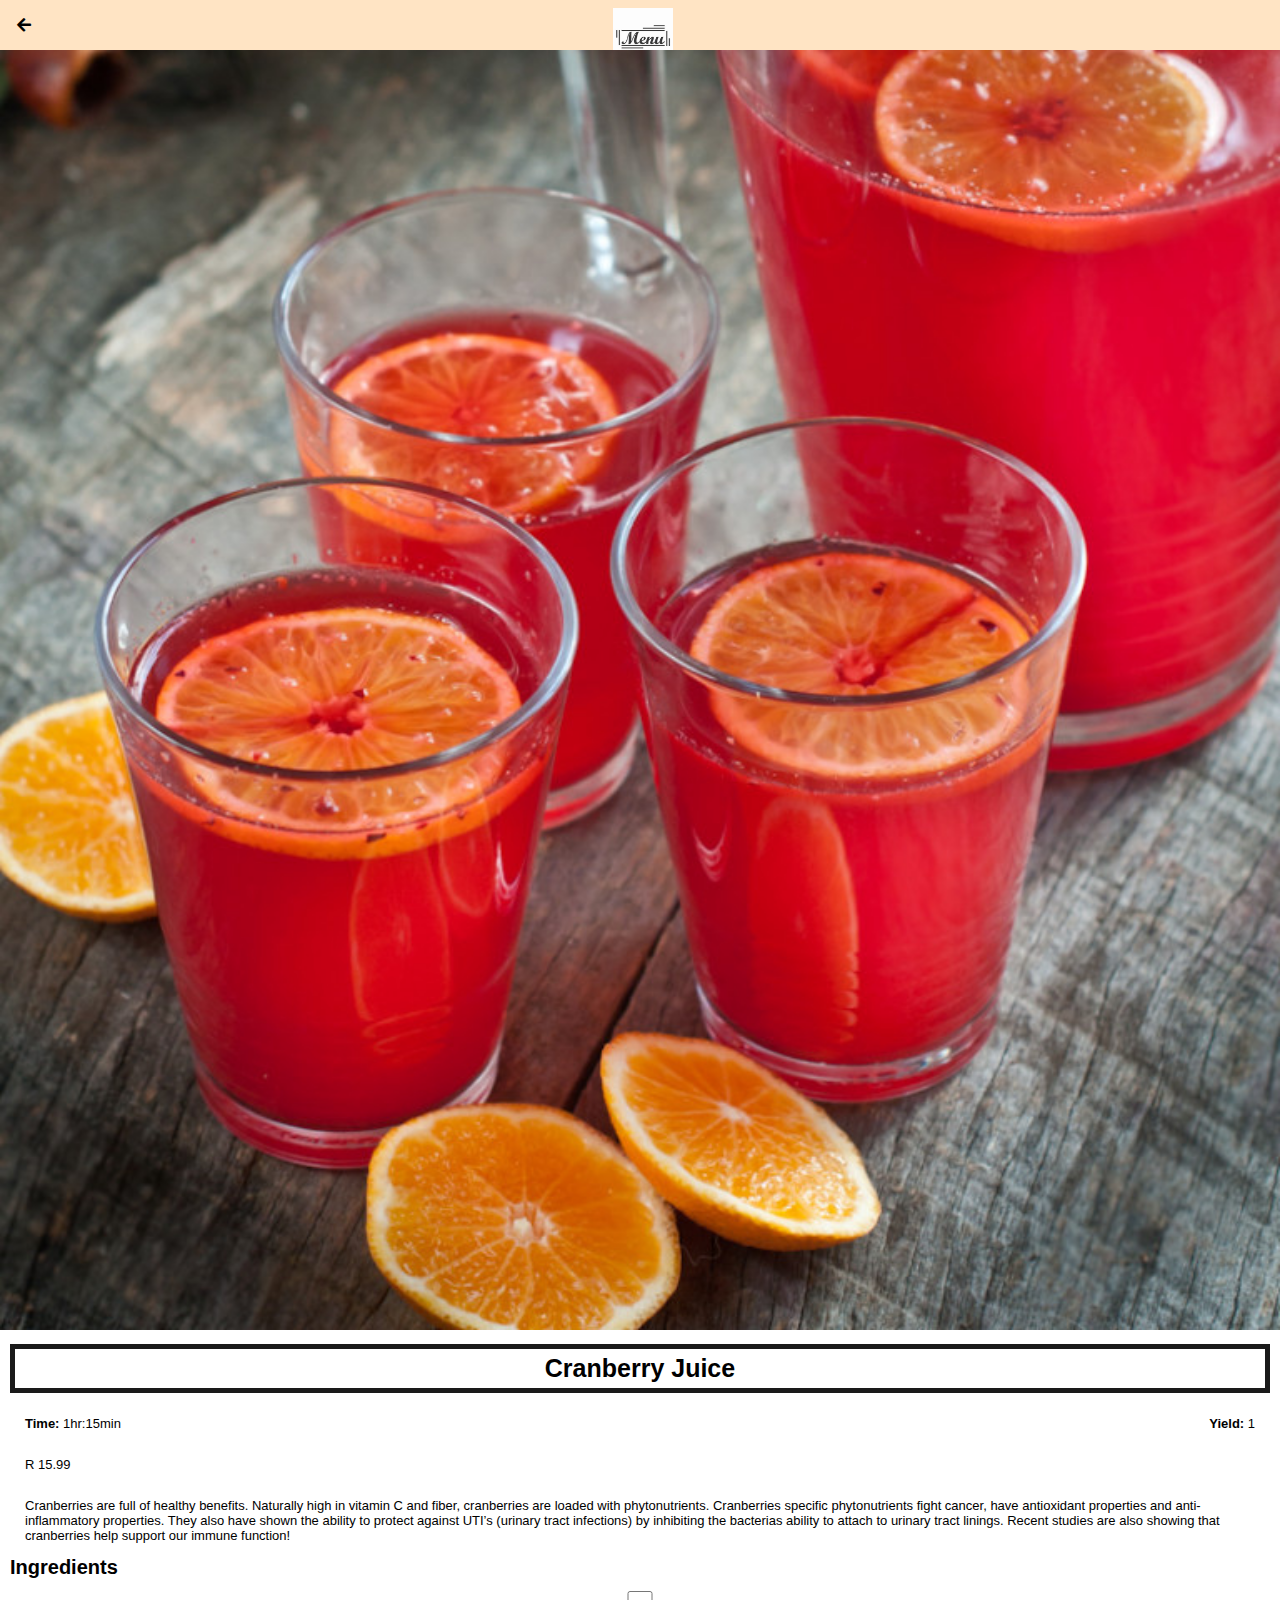
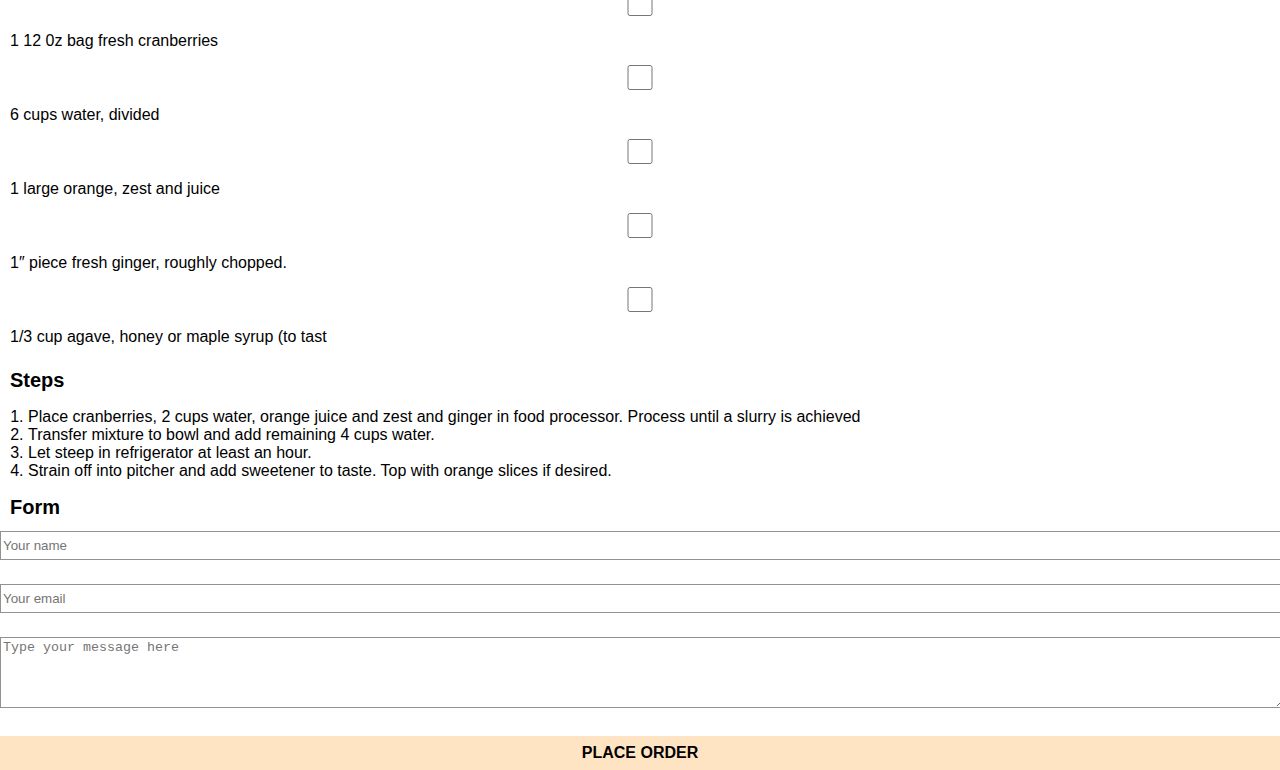
<file: cranberryjuice.html>
<!DOCTYPE html>
<html>
    <head>
        <title>Restaurant Menu | DRINKS | Cranberry juice</title>
        <link rel="stylesheet" href="style.css">
        <link rel="stylesheet" href="fontawesome/css/all.css">
    </head>
    
    <body class="body-recipes">
        
        <div class="header">
        <a href="drinks.html">
         <i class="fas fa-arrow-left"></i>   
            </a>
            
            <img src="images/logo.jpg">
        </div>
        
        <div id="recipe">
            
            <div class="recipe-details">
               <img src="images/cranberry.jpg">
                
                <h1>Cranberry Juice</h1>
                
                <div class="recipe-details-info">
                    <p><b>Time: </b>1hr:15min</p>
                    <p style="float:right;"><b>Yield: </b>1</p>
                    <br/>
                    <p>R 15.99</p>
                    <br/>
                    <p>Cranberries are full of healthy benefits. Naturally high in vitamin C and fiber, cranberries are loaded with phytonutrients. Cranberries specific phytonutrients fight cancer, have antioxidant properties and anti-inflammatory properties. They also have shown the ability to protect against UTI’s (urinary tract infections) by inhibiting the bacterias ability to attach to urinary tract linings. Recent studies are also showing that cranberries help support our immune function!</p>
                </div>
                
                <div class="recipe-details-ingredients">
                    <h2>Ingredients</h2>
                    
                    <input id="check-01" type="checkbox">
                    <label for="check-01" > 1 12 0z bag fresh cranberries</label>
                    <br>
                     <input id="check-02" type="checkbox">
                    <label for="check-02" >6 cups water, divided</label>
                    <br>
                     <input id="check-03" type="checkbox">
                    <label for="check-03" >1 large orange, zest and juice</label>
                    <br>
                    <input id="check-04" type="checkbox">
                    <label for="check-04" >1″ piece fresh ginger, roughly chopped.</label>
                    <br>
                     <input id="check-05" type="checkbox">
                    <label for="check-05" >1/3 cup agave, honey or maple syrup (to tast</label>
                   
                </div>
                
                <div class="recipe-details-steps">
                    <h2>Steps</h2>
                    
                    <ol>
                        <li>Place cranberries, 2 cups water, orange juice and zest and ginger in food processor. Process until a slurry is achieved</li>
                        <li>Transfer mixture to bowl and add remaining 4 cups water.</li>
                        <li>Let steep in refrigerator at least an hour.</li>
                        <li>Strain off into pitcher and add sweetener to taste. Top with orange slices if desired.</li>
                       
                    </ol>
                   
                </div>
                    <h2>Form</h2>
                    <input type="text" placeholder="Your name" id="name">
               <input type="text" placeholder="Your email" id="email">
               <textarea placeholder="Type your message here"></textarea>
               <a class="button" href="message-received.html">PLACE ORDER</a> 
                
            </div>
            
     
         </div>
                
    </body>
</html>
</file>
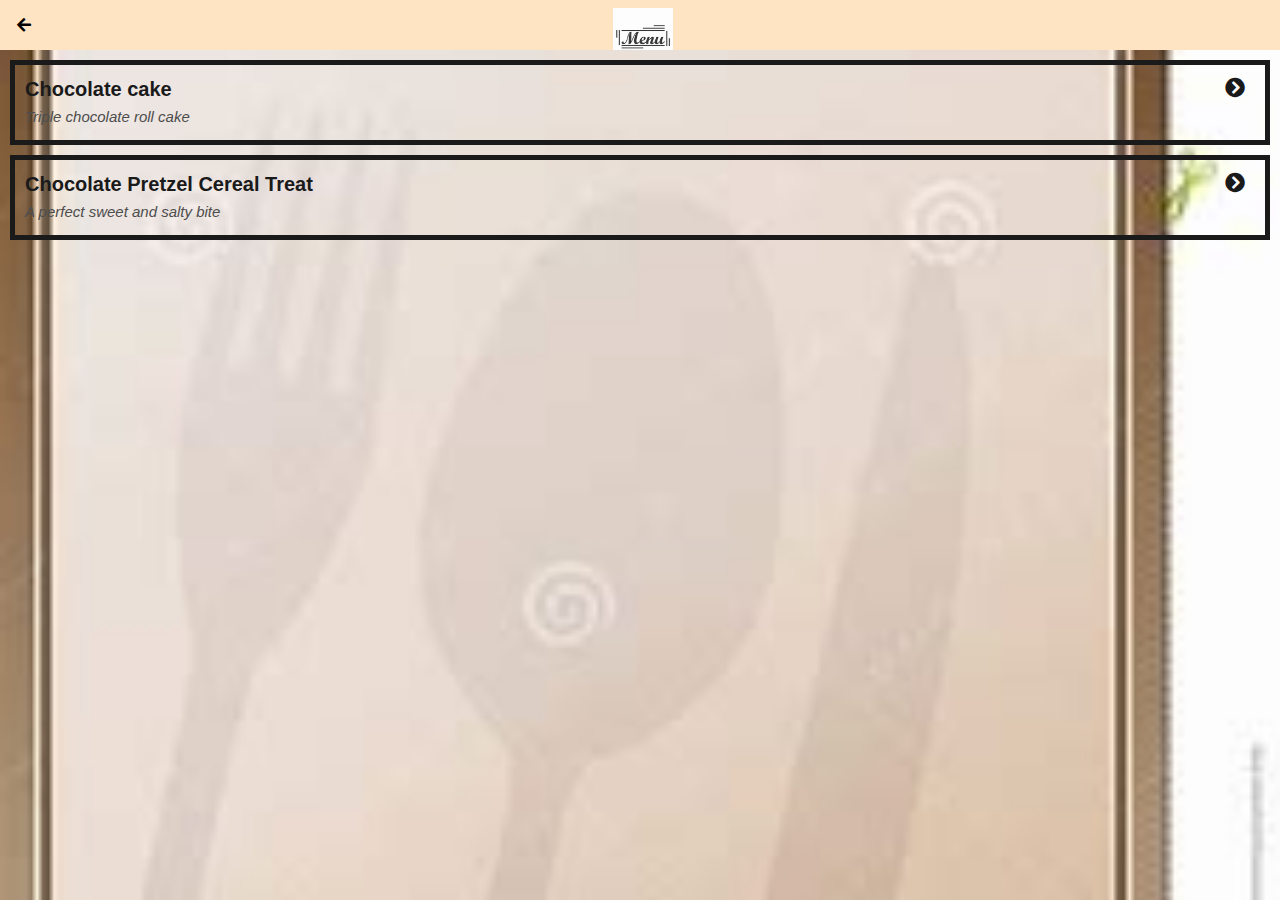
<file: deserts.html>
<!DOCTYPE html>
<html>
    <head>
        <title>My Recipe Book | DESERTS</title>
        <link rel="stylesheet" href="style.css">
       <link rel="stylesheet" href="fontawesome/css/all.css">
    </head>
    
    <body class="body-meals">
        
        <div class="header">
        <a href="index.html">
         <i class="fas fa-arrow-left"></i>  
            </a>
            
            <img src="images/logo.jpg">
        </div>
        <div id="meals">
            
            <div class="meals-list">
                <a href="chocolatecake.html">
                <div class="meals-list-item">
                  <h1>Chocolate cake<i class="fas fa-chevron-circle-right"></i></h1> 
                    
                    <p>Triple chocolate roll cake</p>
                    </div>
                </a>
            </div>
             <div class="meals-list">
                <a href="chocolatepretzel.html">
                <div class="meals-list-item">
                  <h1>Chocolate Pretzel Cereal Treat <i class="fas fa-chevron-circle-right"></i></h1> 
                    
                    <p>A perfect sweet and salty bite</p>
                    </div>
                </a>
            </div>
            
         
        </div>
    </body>
</html>
</file>
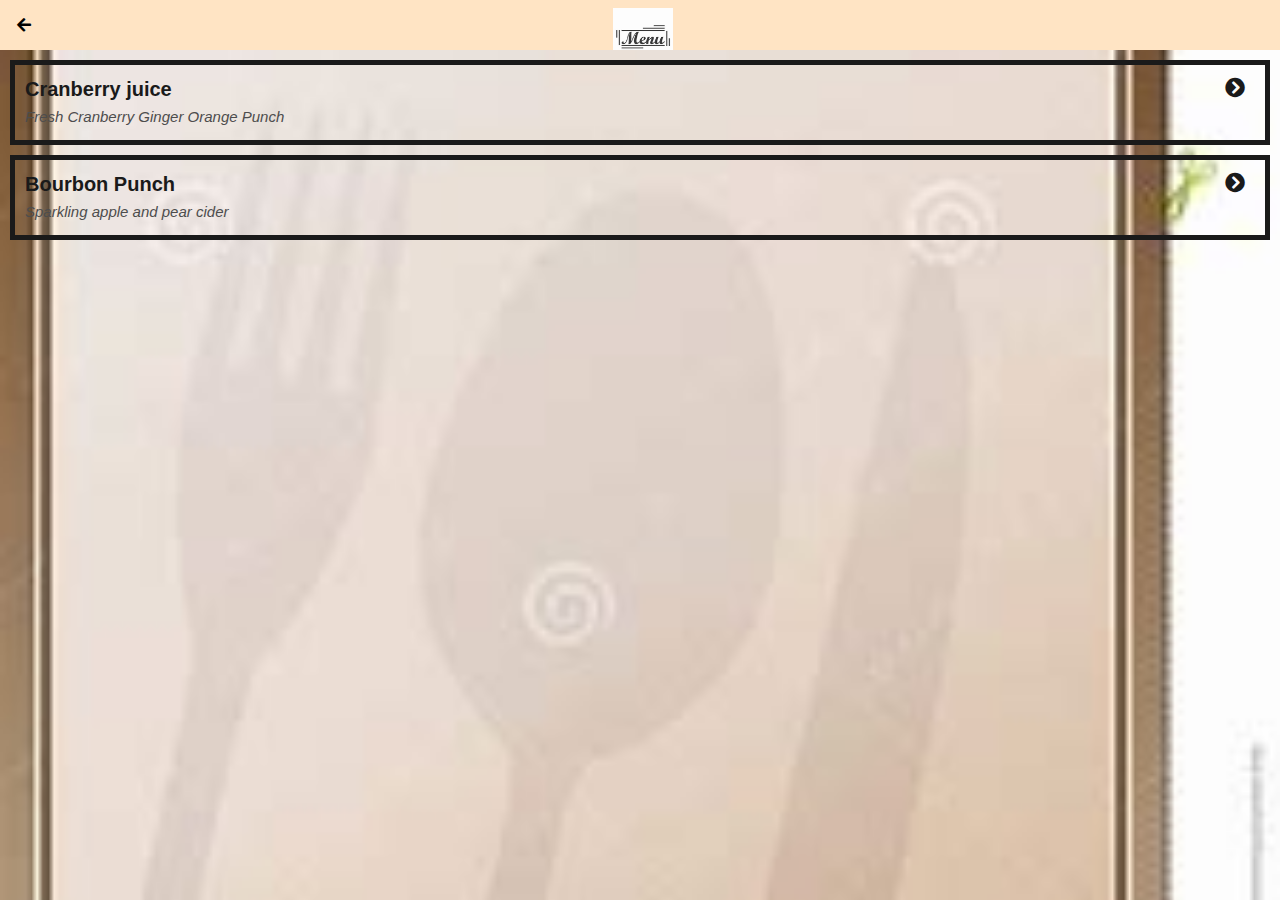
<file: drinks.html>
<!DOCTYPE html>
<html>
    <head>
        <title>Restaurant Menu | DRINKS</title>
        <link rel="stylesheet" href="style.css">
        <link rel="stylesheet" href="fontawesome/css/all.css">
    </head>
    
    <body class="body-meals">
        
        <div class="header">
        <a href="index.html">
         <i class="fas fa-arrow-left"></i>   
            </a>
            
            <img src="images/logo.jpg">
        </div>
        <div id="meals">
            
            <div class="meals-list">
                <a href="cranberryjuice.html">
                <div class="meals-list-item">
                  <h1>Cranberry juice<i class="fas fa-chevron-circle-right"></i></h1> 
                    
                    <p>Fresh Cranberry Ginger Orange Punch</p>
                    </div>
                </a>
            </div>
            <div class="meals-list">
                <a href="bourbonpunch.html">
                <div class="meals-list-item">
                  <h1>Bourbon Punch<i class="fas fa-chevron-circle-right"></i></h1> 
                    
                    <p>Sparkling apple and pear cider</p>
                    </div>
                </a>
            </div>
            
         
        </div>
    </body>
</html>
</file>
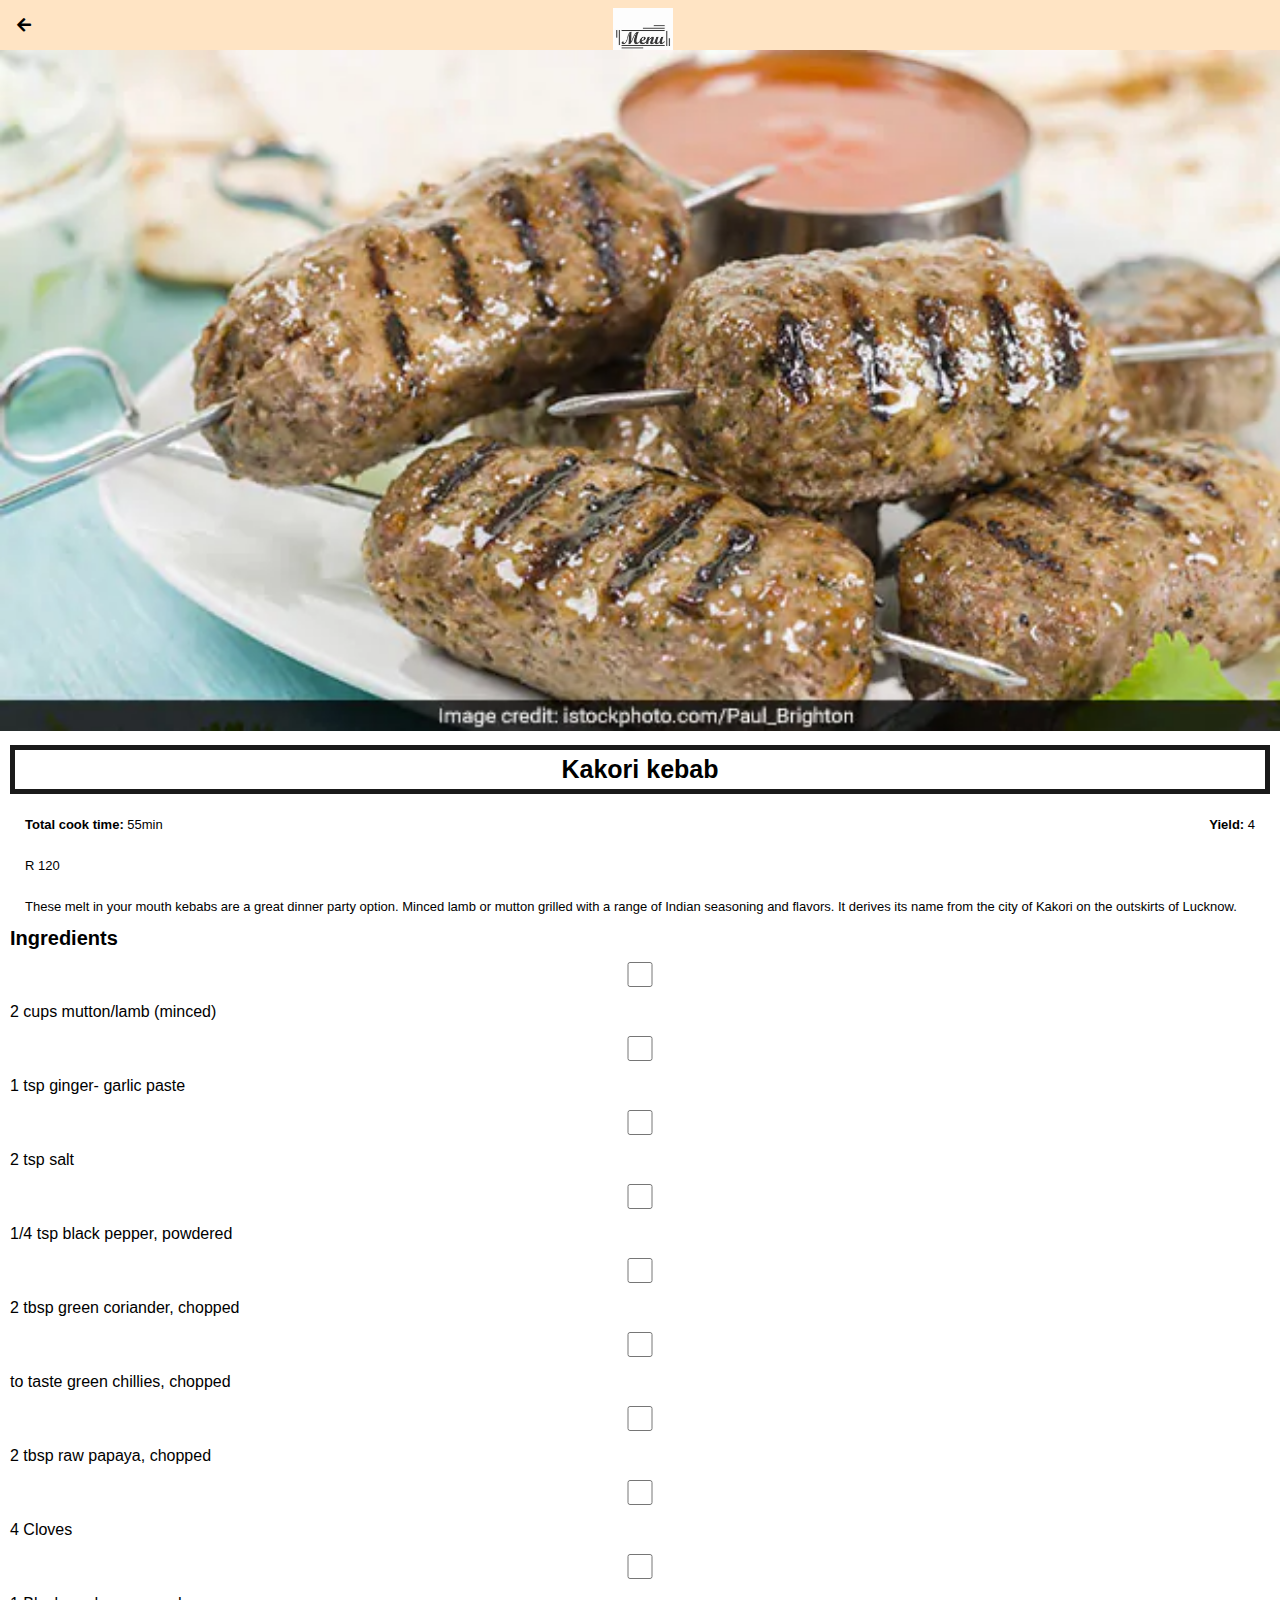
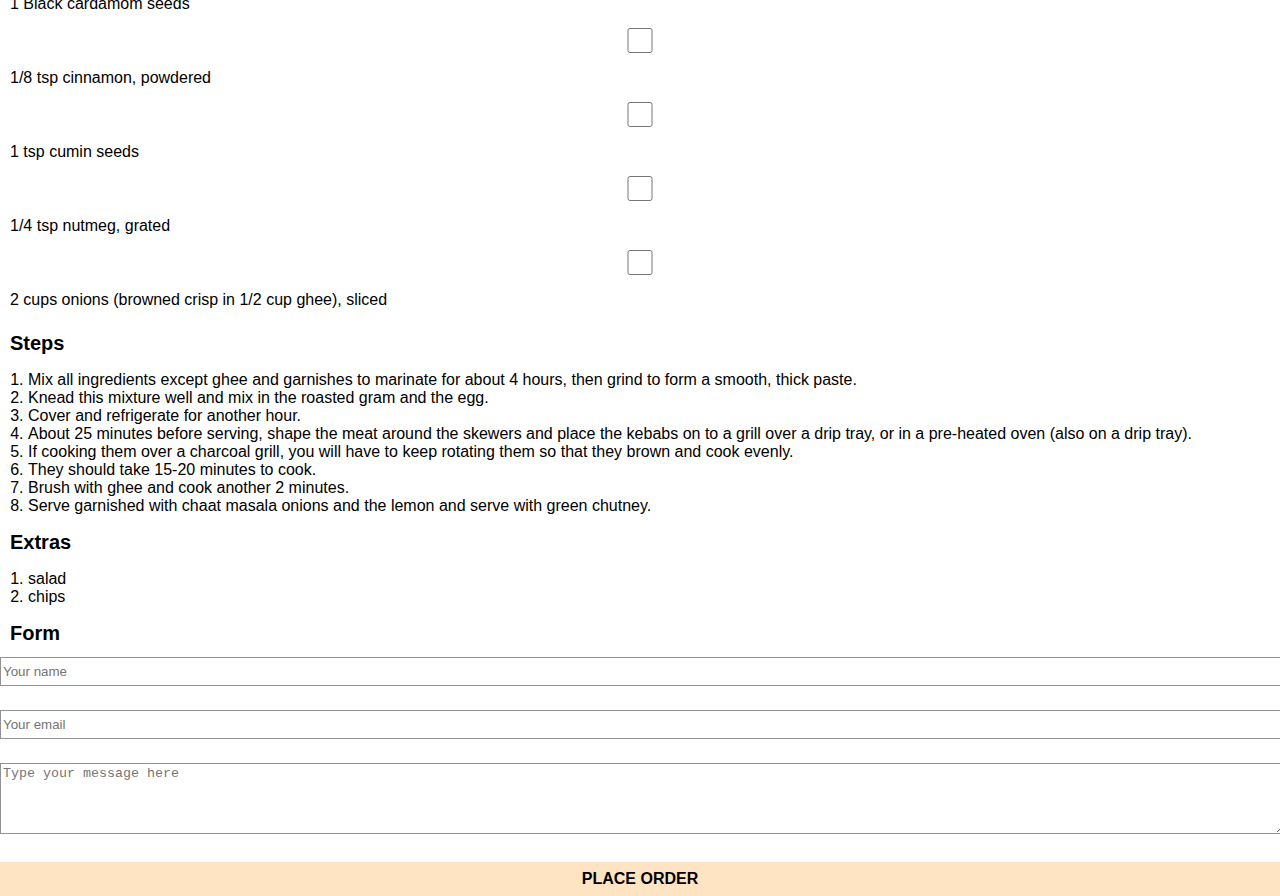
<file: kebab.html>
<!DOCTYPE html>
<html>
    <head>
        <title>Restaurant Menu | STARTERS | kakori kebab</title>
        <link rel="stylesheet" href="style.css">
        <link rel="stylesheet" href="fontawesome/css/all.css">
    </head>
    
    <body class="body-recipes">
        
        <div class="header">
        <a href="starters.html">
         <i class="fas fa-arrow-left"></i>   
            </a>
            
            <img src="images/logo.jpg">
        </div>
        
        <div id="recipe">
            
            <div class="recipe-details">
               <img src="images/kebab.webp">
                
                <h1>Kakori kebab</h1>
                
                <div class="recipe-details-info">
                    <p><b>Total cook time: </b>55min</p>
                    <p style="float:right;"><b>Yield: </b>4</p>
                    <br/>
                    <p>R 120</p>
                    <br/>
                    <p>These melt in your mouth kebabs are a great dinner party option. Minced lamb or mutton grilled with a range of Indian seasoning and flavors. It derives its name from the city of Kakori on the outskirts of Lucknow.</p>
                </div>
                
                <div class="recipe-details-ingredients">
                    <h2>Ingredients</h2>
                    
                    <input id="check-01" type="checkbox">
                    <label for="check-01" >2 cups mutton/lamb (minced)</label>
                    <br>
                     <input id="check-02" type="checkbox">
                    <label for="check-02" >1 tsp ginger- garlic paste</label>
                    <br>
                     <input id="check-03" type="checkbox">
                    <label for="check-03" >2 tsp salt</label>
                    <br>
                     <input id="check-04" type="checkbox">
                    <label for="check-04" >1/4 tsp black pepper, powdered</label>
                    <br>
                     <input id="check-05" type="checkbox">
                    <label for="check-05" >2 tbsp green coriander, chopped</label>
                    <br>
                    <input id="check-06" type="checkbox">
                    <label for="check-06" >to taste green chillies, chopped</label>
                    <br>
                     <input id="check-07" type="checkbox">
                    <label for="check-07" >2 tbsp raw papaya, chopped</label>
                    <br>
                     <input id="check-08" type="checkbox">
                    <label for="check-08" >4 Cloves</label>
                    <br>
                     <input id="check-09" type="checkbox">
                    <label for="check-09" >1 Black cardamom seeds</label>
                    <br>
                     <input id="check-10" type="checkbox">
                    <label for="check-10" >1/8 tsp cinnamon, powdered</label>
                    <br>
                      <input id="check-11" type="checkbox">
                    <label for="check-11" >1 tsp cumin seeds</label>
                    <br>
                     <input id="check-12" type="checkbox">
                    <label for="check-12" >1/4 tsp nutmeg, grated</label>
                    <br>
                     <input id="check-13" type="checkbox">
                    <label for="check-13" >2 cups onions (browned crisp in 1/2 cup ghee), sliced</label>
                    
                    
                </div>
                
                <div class="recipe-details-steps">
                    <h2>Steps</h2>
                    
                    <ol>
                        <li>Mix all ingredients except ghee and garnishes to marinate for about 4 hours, then grind to form a smooth, thick paste.</li>
                        <li>Knead this mixture well and mix in the roasted gram and the egg.</li>
                        <li>Cover and refrigerate for another hour.</li>
                        <li>About 25 minutes before serving, shape the meat around the skewers and place the kebabs on to a grill over a drip tray, or in a pre-heated oven (also on a drip tray).</li>
                        <li>If cooking them over a charcoal grill, you will have to keep rotating them so that they brown and cook evenly.</li>
                        <li>They should take 15-20 minutes to cook.</li>
                        <li>Brush with ghee and cook another 2 minutes.</li>
                        <li>Serve garnished with chaat masala onions and the lemon and serve with green chutney.</li>
                        
                    </ol>
                    <h2>Extras</h2>
                    <ol>
                       <li>salad</li>
                        <li>chips</li>
                    </ol>
                </div>
                    <h2>Form</h2>
                    <input type="text" placeholder="Your name" id="name">
               <input type="text" placeholder="Your email" id="email">
               <textarea placeholder="Type your message here"></textarea>
               <a class="button" href="message-received.html">PLACE ORDER</a> 
                
            </div>
            
     
         </div>
                
    </body>
</html>
</file>
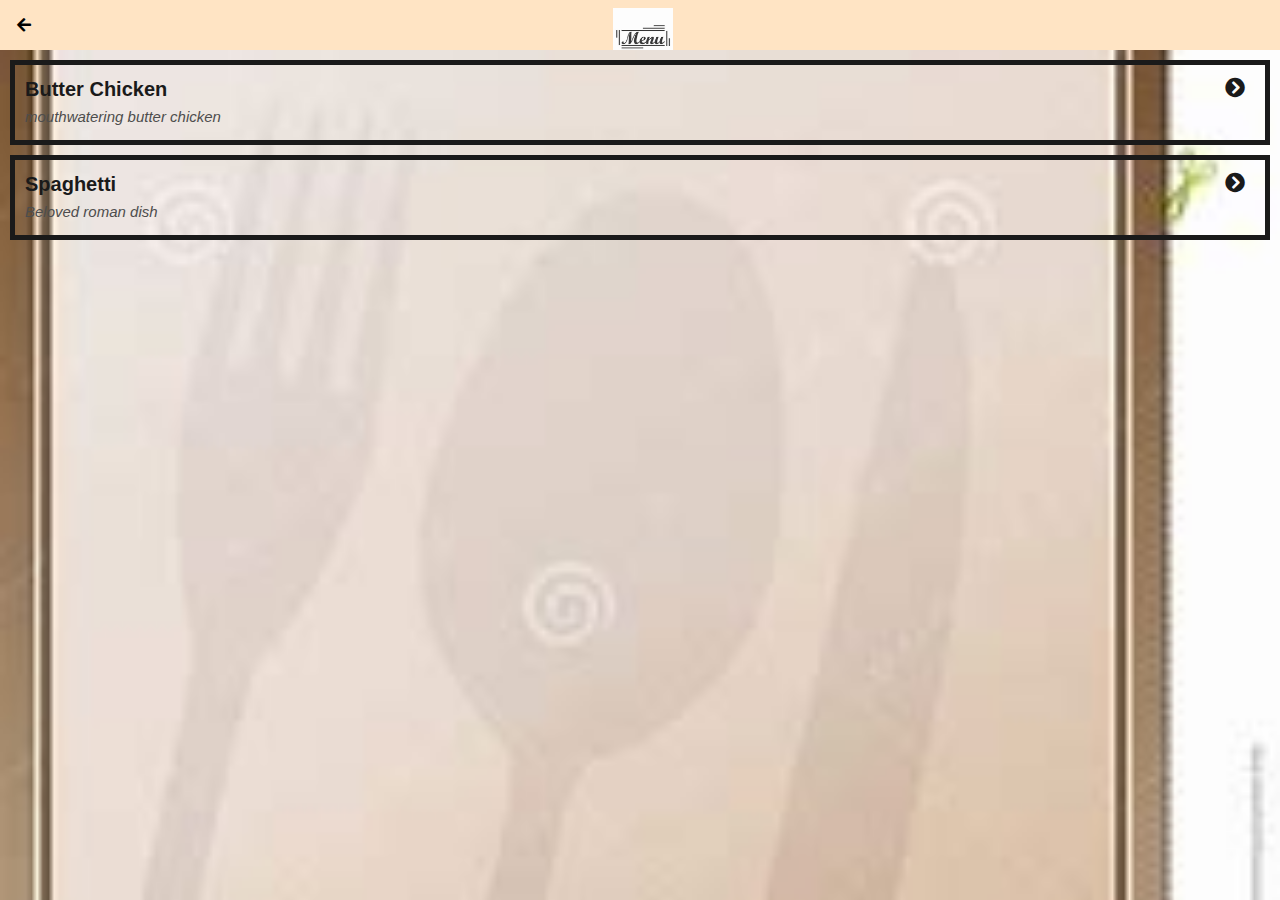
<file: meals.html>
<!DOCTYPE html>
<html>
    <head>
        <title>Reastaurant Menu | Meals</title>
        <link rel="stylesheet" href="style.css">
        <link rel="stylesheet" href="fontawesome/css/all.css">
    </head>
    
    <body class="body-meals">
        
        <div class="header">
        <a href="index.html">
         <i class="fas fa-arrow-left"></i>  
            </a>
            
            <img src="images/logo.jpg">
        </div>
        <div id="meals">
            
            <div class="meals-list">
                <a href="butterchicken.html">
                <div class="meals-list-item">
                  <h1>Butter Chicken<i class="fas fa-chevron-circle-right"></i></h1> 
                    
                    <p>mouthwatering butter chicken</p>
                    </div>
                </a>
            </div>
              <div class="meals-list">
                <a href="spaghetti.html">
                <div class="meals-list-item">
                  <h1>Spaghetti<i class="fas fa-chevron-circle-right"></i></h1> 
                    
                    <p>Beloved roman dish</p>
                    </div>
                </a>
            </div>
            
         
        </div>
    </body>
</html>
</file>
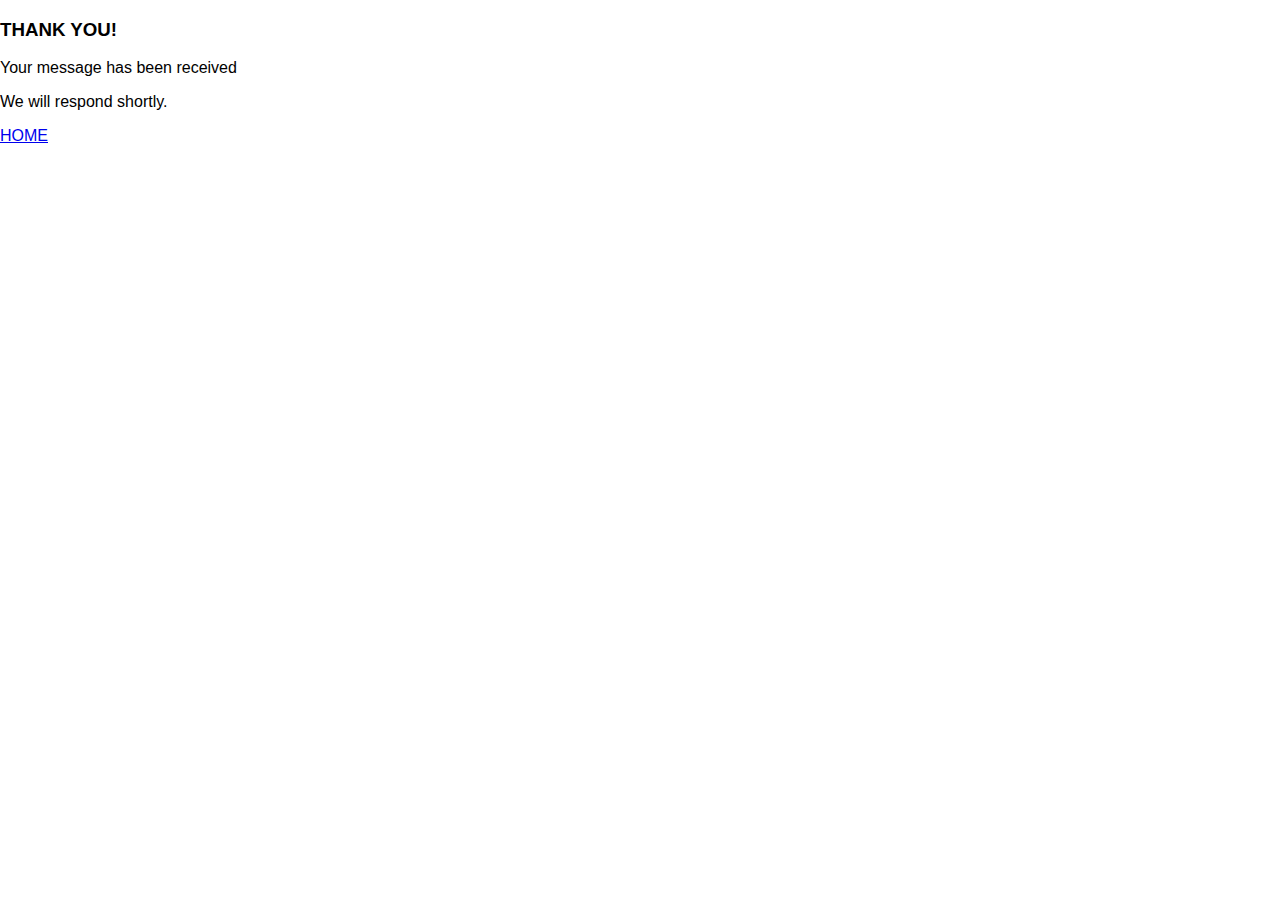
<file: message-received.html>
<!DOCTYPE html>
<html>
    <head>
        <link rel="stylesheet" href="style.css">
    </head>
    <body>
    
              <h3>THANK YOU!</h3>
               <p>Your message has been received</p>
               <p>We will respond shortly.</p> 
            
        <a href="index.html">HOME</a>
    </body>
</html>
</file>
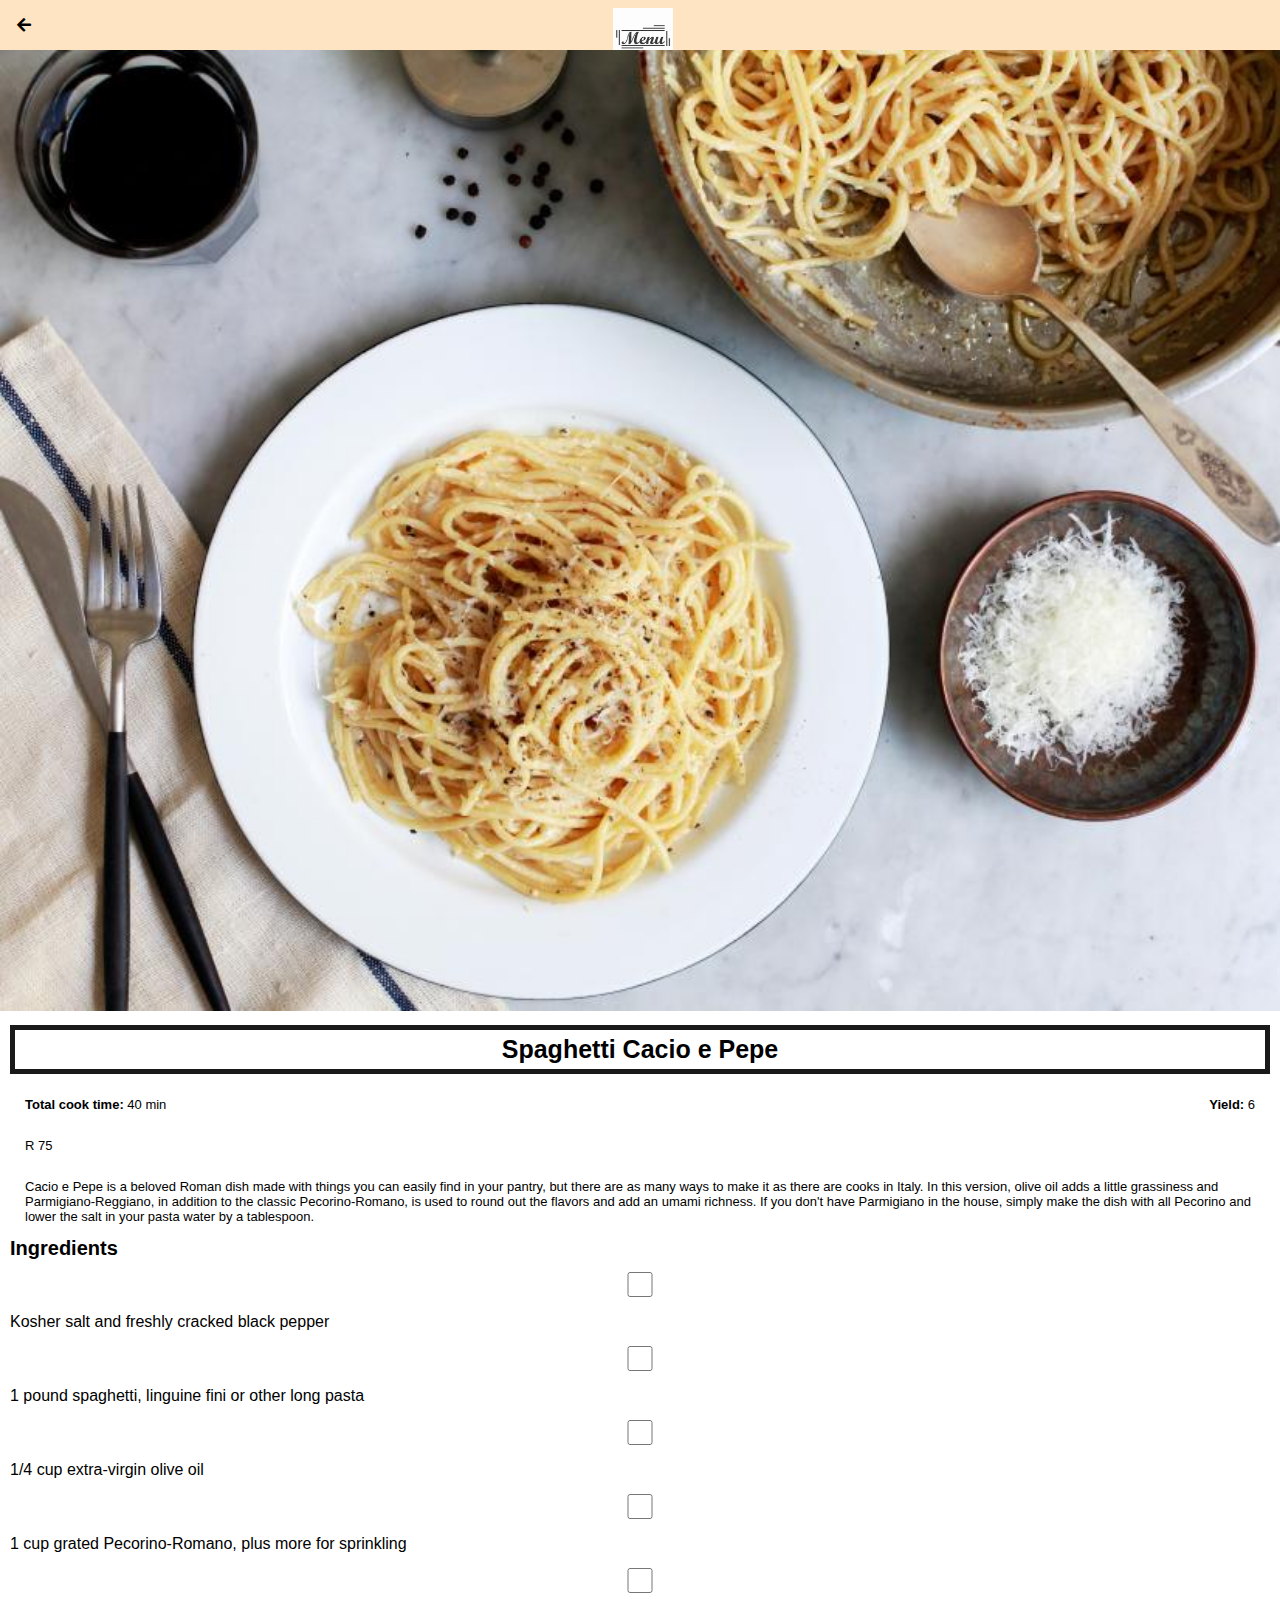
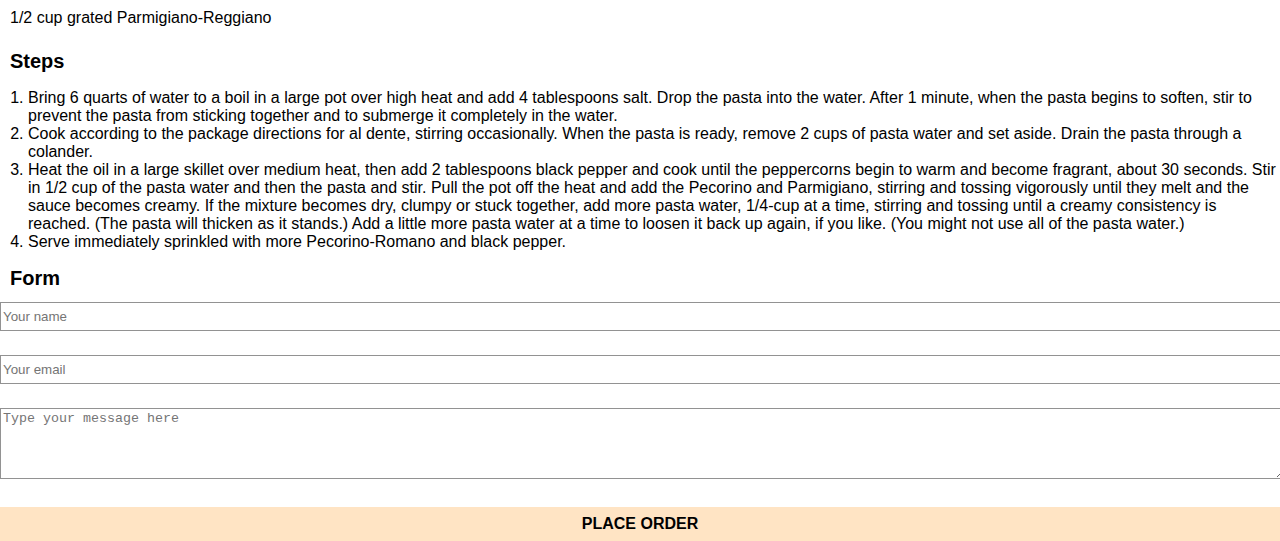
<file: spaghetti.html>
<!DOCTYPE html>
<html>
    <head>
        <title>Restaurant Menu | MEALS | Spaghetti</title>
        <link rel="stylesheet" href="style.css">
        <link rel="stylesheet" href="fontawesome/css/all.css">
    </head>
    
    <body class="body-recipes">
        
        <div class="header">
        <a href="meals.html">
         <i class="fas fa-arrow-left"></i>   
            </a>
            
            <img src="images/logo.jpg">
        </div>
        
        <div id="recipe">
            
            <div class="recipe-details">
               <img src="images/spaghetti.jpeg">
                
                <h1>Spaghetti Cacio e Pepe</h1>
                
                <div class="recipe-details-info">
                    <p><b>Total cook time: </b>40 min</p>
                    <p style="float:right;"><b>Yield: </b>6</p>
                    <br/>
                    <p>R 75</p>
                    <br/>
                    <p>Cacio e Pepe is a beloved Roman dish made with things you can easily find in your pantry, but there are as many ways to make it as there are cooks in Italy. In this version, olive oil adds a little grassiness and Parmigiano-Reggiano, in addition to the classic Pecorino-Romano, is used to round out the flavors and add an umami richness. If you don't have Parmigiano in the house, simply make the dish with all Pecorino and lower the salt in your pasta water by a tablespoon.</p>
                </div>
                
                <div class="recipe-details-ingredients">
                    <h2>Ingredients</h2>
                    
                    <input id="check-01" type="checkbox">
                    <label for="check-01" >Kosher salt and freshly cracked black pepper</label>
                    <br>
                     <input id="check-02" type="checkbox">
                    <label for="check-02" >1 pound spaghetti, linguine fini or other long pasta </label>
                    <br>
                     <input id="check-03" type="checkbox">
                    <label for="check-03" type="checkbox">1/4 cup extra-virgin olive oil</label>
                    <br>
                     <input id="check-04" type="checkbox">
                    <label for="check-04" >1 cup grated Pecorino-Romano, plus more for sprinkling</label>
                    <br>
                     <input id="check-05" type="checkbox">
                    <label for="check-05" >1/2 cup grated Parmigiano-Reggiano</label>

                    <br>
                    
                </div>
                
                <div class="recipe-details-steps">
                    <h2>Steps</h2>
                    
                    <ol>
                        <li>Bring 6 quarts of water to a boil in a large pot over high heat and add 4 tablespoons salt. Drop the pasta into the water. After 1 minute, when the pasta begins to soften, stir to prevent the pasta from sticking together and to submerge it completely in the water.</li>
                        <li>Cook according to the package directions for al dente, stirring occasionally. When the pasta is ready, remove 2 cups of pasta water and set aside. Drain the pasta through a colander.</li>
                        <li> Heat the oil in a large skillet over medium heat, then add 2 tablespoons black pepper and cook until the peppercorns begin to warm and become fragrant, about 30 seconds. Stir in 1/2 cup of the pasta water and then the pasta and stir. Pull the pot off the heat and add the Pecorino and Parmigiano, stirring and tossing vigorously until they melt and the sauce becomes creamy. If the mixture becomes dry, clumpy or stuck together, add more pasta water, 1/4-cup at a time, stirring and tossing until a creamy consistency is reached. (The pasta will thicken as it stands.) Add a little more pasta water at a time to loosen it back up again, if you like. (You might not use all of the pasta water.) </li>
                        <li>Serve immediately sprinkled with more Pecorino-Romano and black pepper.</li>
                    </ol>
                   
                </div>
                    <h2>Form</h2>
                    <input type="text" placeholder="Your name" id="name">
               <input type="text" placeholder="Your email" id="email">
               <textarea placeholder="Type your message here"></textarea>
               <a class="button" href="message-received.html">PLACE ORDER</a> 
                
            </div>
            
     
         </div>
                
    </body>
</html>
</file>
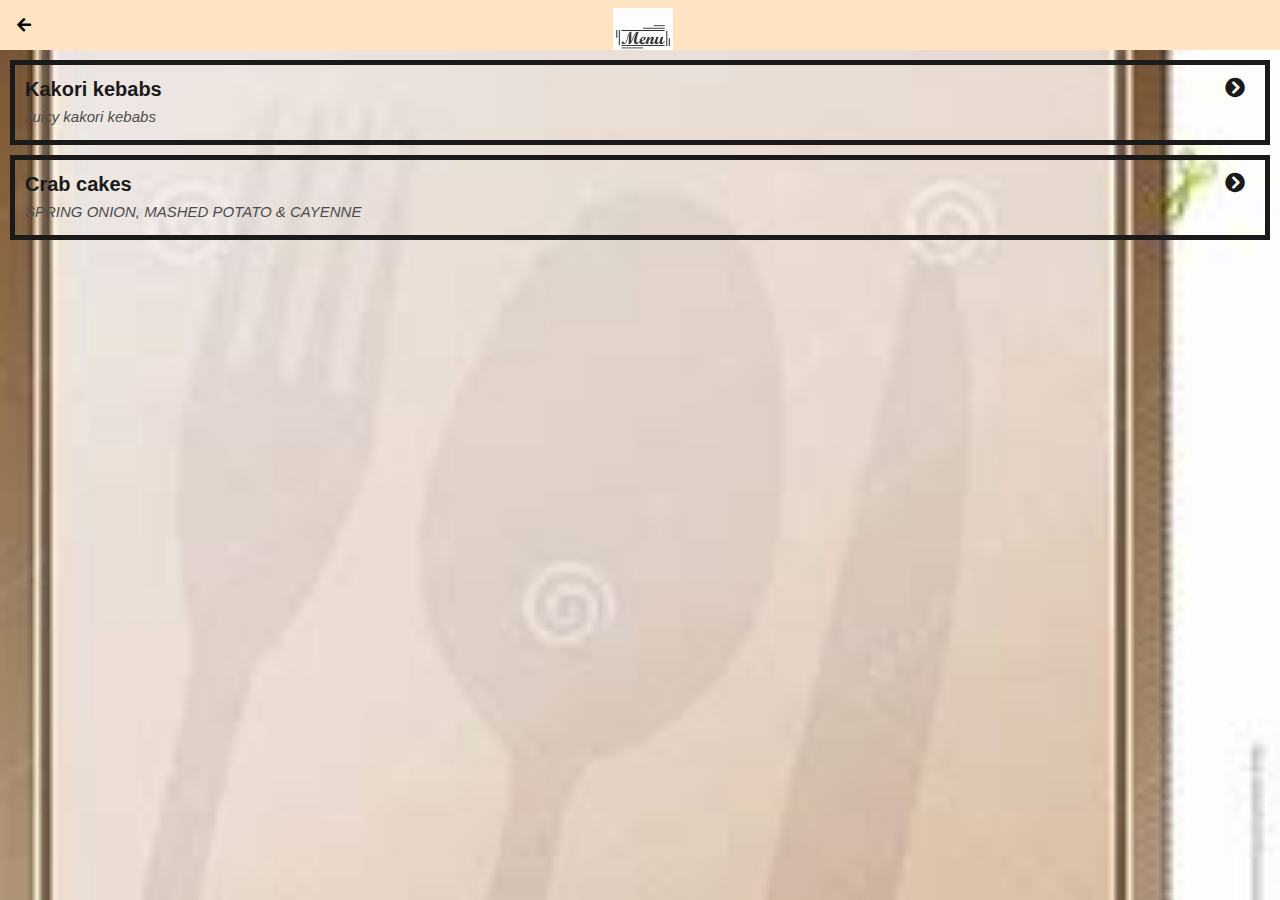
<file: starters.html>
<!DOCTYPE html>
<html>
    <head>
        <title>My Recipe Book | DRINKS</title>
        <link rel="stylesheet" href="style.css">
        <link rel="stylesheet" href="fontawesome/css/all.css">
    </head>
    
    <body class="body-meals">
        
        <div class="header">
        <a href="index.html">
         <i class="fas fa-arrow-left"></i>   
            </a>
            
            <img src="images/logo.jpg">
        </div>
        <div id="meals">
            
            <div class="meals-list">
                <a href="kebab.html">
                <div class="meals-list-item">
                  <h1>Kakori kebabs<i class="fas fa-chevron-circle-right"></i></h1> 
                    
                    <p>Juicy kakori kebabs</p>
                    </div>
                </a>
            </div>
             <div class="meals-list">
                <a href="crab%20cakes.html">
                <div class="meals-list-item">
                  <h1>Crab cakes<i class="fas fa-chevron-circle-right"></i></h1> 
                    
                    <p>SPRING ONION, MASHED POTATO & CAYENNE</p>
                    </div>
                </a>
            </div>
            
            
         
        </div>
    </body>
</html>
</file>
<file: style.css>
html{
    height: 100%;
}

body{
    font-family: sans-serif;
    margin: 0;
    padding: 0;
    
    height: 100%;
}


.body-home{
    background-image: url('images/background%2001.jpg');
    background-position: center;
    background-attachment: fixed;
    background-repeat: no-repeat;
    background-size: cover;
    
}
.body-meals{
    background-image: url('images/background%2002.jpg');
    background-position: center;
    background-attachment: fixed;
    background-repeat: no-repeat;
    background-size: cover;
}

/*==============HEADER===============*/

.header{
    background-color: bisque;
    
    width: 100%;
    height: 50px;
    top: 0;
    
    position: fixed;
    overflow: hidden;
    
    text-align: center;
}
.header i{
    float: left;
    padding: 17px 0px 0px 17px;
    color: black;
    
}
.header img{
    height: 60px;
    width: 60px;
    padding-top: 8px;
    padding-bottom:8px; 
    padding-right: 25px;
}
/*==============HOME PAGE===============*/

#home-logo-img{
    width: 60px;
    display: block;
    margin: auto;
    padding: 25px 10px 10px 10px;
}

#home-logo-text{
    width: 200px;
    display: block;
    margin: auto;
    padding: 25px;
}
/*==========HOME PAGE MENU==========*/
.home-menu-item{
    text-decoration: none;
    text-transform: uppercase;
    
    color: #ffffff;
    font-size: 25px;
    font-weight: bold;
    text-align: center;
    border: 5px solid #ffffff;
    
    display: block;
    margin: auto;
    margin-bottom: 10px;
    width: 80%;
}
/*==============MEALS PAGE===============*/
#meals{
    padding-top: 50px;
}

/*==========MEALS PAGE MENU==========*/
.meals-list a{
    text-decoration: none;
}
.meals-list-item{
    border: 5px solid #1a1a1a;
    margin: 10px;
}
.meals-list-item h1{
    font-weight: bold;
    font-size: 20px;
    color: #1a1a1a;
    padding-left: 10px;
}
.meals-list-item i{
    float: right;
    color: #1a1a1a;
    padding-right: 20px;
}
.meals-list-item p{
    font-size: 15px;
    font-style: italic;
    color: #4d4d4d;
    margin-top: -7px;
    padding-left: 10px;
    
}

/*==============RECIPE PAGE===============*/
#recipe{
    padding-top: 50px;
}
    



/*==========RECIPE DETAILS==========*/
.recipe-details img{
    width: 100%;
}

.recipe-details h1{
    font-size: 25px;
    text-align: center;
    border: 5px solid #1a1a1a;
    margin: 10px;
    padding: 5px;
}
.recipe-details h2{
    font-size: 20px;
    text-align: left;
    margin: 0;
    margin-left: 10px;
}

.recipe-details-info{
    margin-left: 25px;
    margin-right: 25px;
}

.recipe-details-info p{
    font-size: 13px;
    display: inline-block;
}

.recipe-details-ingredients label{
    line-height: 25px;
    margin-left: 10px;
    
}

.recipe-details-steps{
    padding-top: 20px;
}

.recipe-details-steps ol{
    padding-left: 28px;
}
/*==========FORM==========*/
    input{
    width: 100%;
    height: 25px;
    margin: 12px 0;
    border: 1px solid #929292;
}

textarea{
    width: 100%;
    height: 65px;
    margin: 12px 0;
    border: 1px solid #929292;
}

.button{
    display: block;
    width: 100%;
    background-color: bisque;
    text-decoration: none;
    text-align: center;
    color: black;
    font-size: 16px;
    font-weight: 600;
    margin: 12px 0;
    padding: 8px 0;
}


/*==========RESPONSIVE LAYOUT==========*/
@media only screen and(min-width:600px){
    #meals{
        width: 80%;
        margin: auto;
    }
    #recipe{
        width: 80%;
        margin: auto;
    }
      
}
@media only screen and(min-width:1000px){
    #meals{
        width: 60%;
        margin: auto;
    }
    #recipe{
        width: 60%;
        margin: auto;
    } 
}

@media only screen and(min-width:1500px){
    #meals{
        width: 40%;
        margin: auto;
    }
    #recipe{
        width: 40%;
        margin: auto;
    } 
}

@media only screen and(min-width:720px){
    .body-home{
        background-image: url('');
    }
    .body-meals{
        background-image: url('');
    }
</file>
